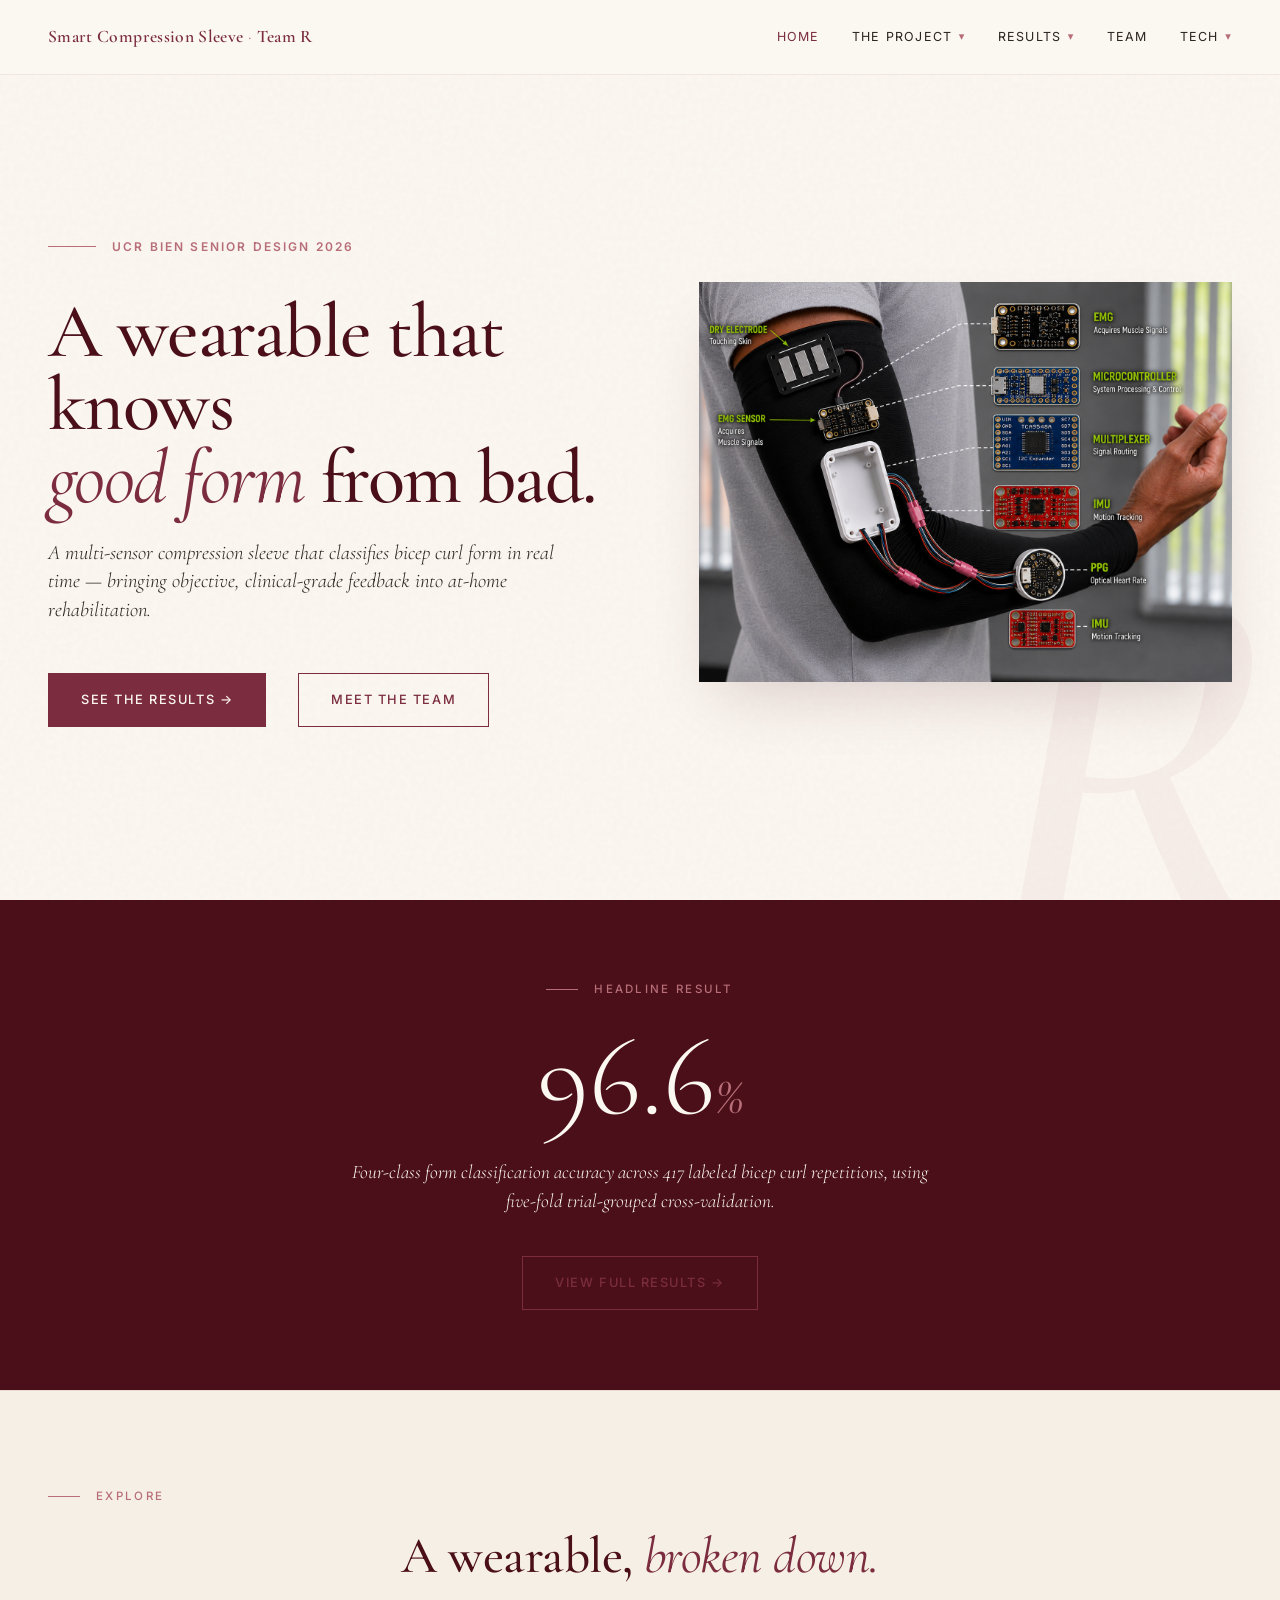
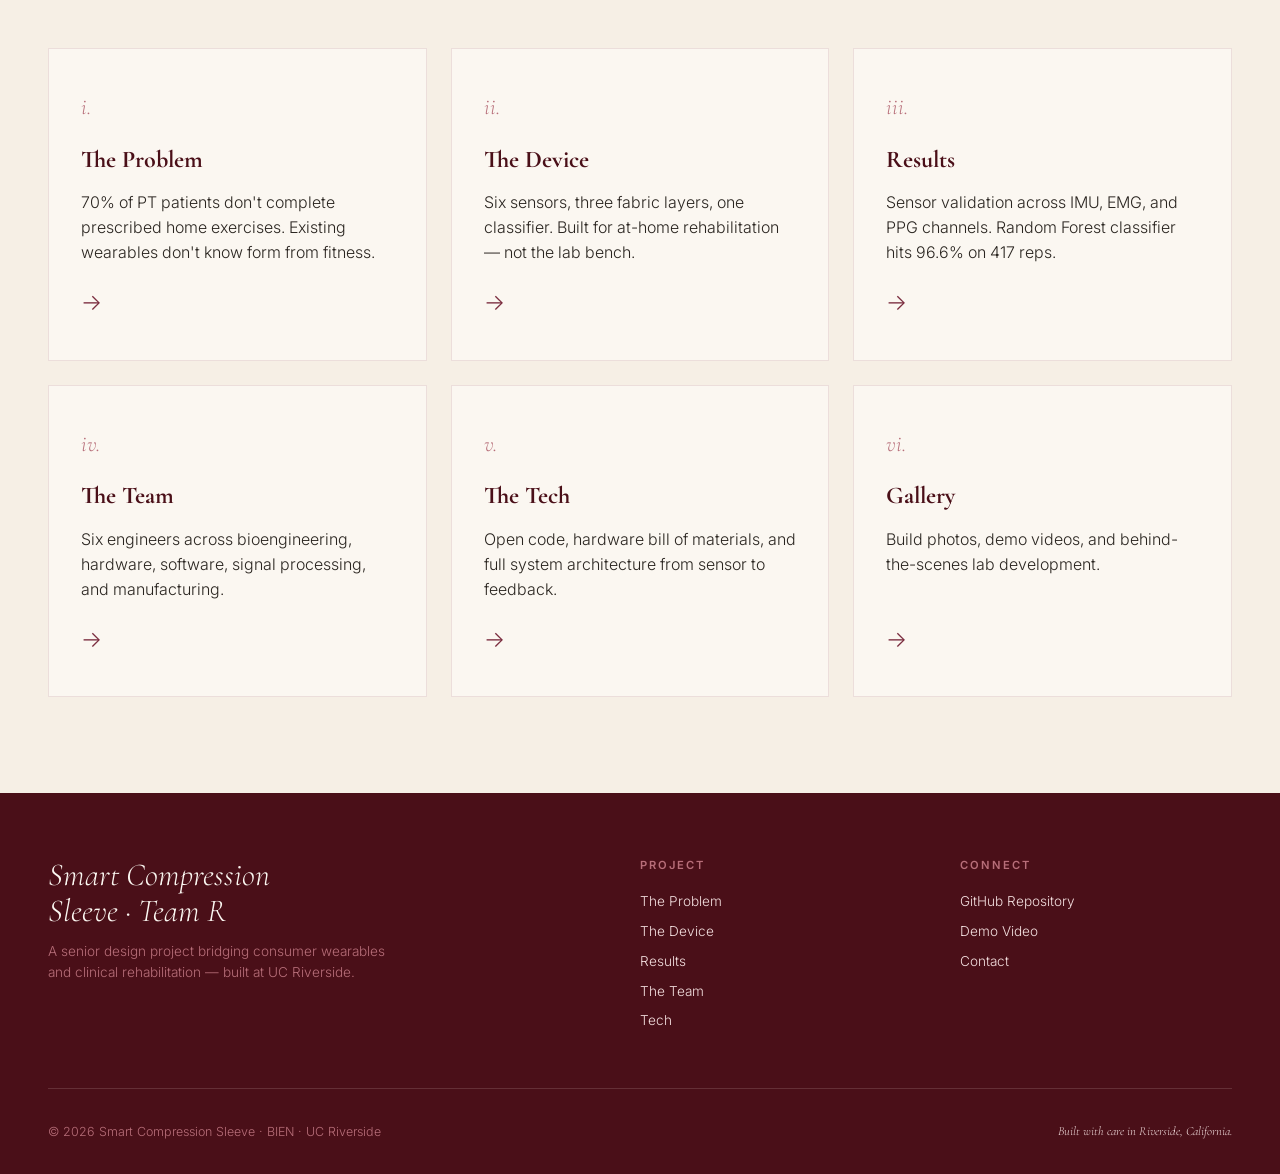
<file: index.html>
<!DOCTYPE html>
<html lang="en">
<head>
<meta charset="UTF-8" />
<meta name="viewport" content="width=device-width, initial-scale=1.0" />

<title>Smart Compression Sleeve — BIEN UCR</title>

<link rel="preconnect" href="https://fonts.googleapis.com">
<link rel="preconnect" href="https://fonts.gstatic.com" crossorigin>

<link href="https://fonts.googleapis.com/css2?family=Cormorant+Garamond:ital,wght@0,400;0,500;0,600;0,700;1,400;1,500&family=Inter:wght@300;400;500;600&display=swap" rel="stylesheet">

<link rel="stylesheet" href="styles.css">

<style>

/* ================= HERO ================= */

.hero {
  min-height: 100vh;
  padding: 9rem 3rem 5rem;
  display: grid;
  grid-template-columns: 1.1fr 1fr;
  gap: 4rem;
  align-items: center;
  position: relative;
}

.hero::after {
  content: 'R';
  position: absolute;
  bottom: -8rem;
  right: -3rem;
  font-family: var(--serif);
  font-size: 38rem;
  font-style: italic;
  font-weight: 500;
  color: var(--burgundy);
  opacity: 0.04;
  line-height: 0.8;
  pointer-events: none;
  z-index: 0;
}

.hero-text {
  position: relative;
  z-index: 2;
}

.hero-meta {
  display: flex;
  align-items: center;
  gap: 1rem;
  margin-bottom: 2.5rem;
  font-size: 0.75rem;
  letter-spacing: 0.18em;
  text-transform: uppercase;
  color: var(--rose);
  font-weight: 600;
}

.hero-meta::before {
  content: '';
  width: 3rem;
  height: 1px;
  background: var(--rose);
}

.hero h1 {
  font-family: var(--serif);
  font-size: clamp(2.8rem, 6vw, 5.5rem);
  font-weight: 500;
  line-height: 0.95;
  color: var(--burgundy-deep);
  margin-bottom: 1.5rem;
  letter-spacing: -0.02em;
}

.hero h1 em {
  font-style: italic;
  color: var(--burgundy);
  font-weight: 400;
}

.hero-tagline {
  font-family: var(--serif);
  font-size: clamp(1.1rem, 1.6vw, 1.5rem);
  font-style: italic;
  color: var(--charcoal);
  line-height: 1.4;
  max-width: 32rem;
  margin-bottom: 3rem;
}

.hero-buttons {
  display: flex;
  gap: 1rem;
  flex-wrap: wrap;
}

/* ================= FIXED IMAGE SECTION ================= */
.hero-image {
  position: relative;
  z-index: 2;
  background: transparent;
  border-radius: 0;
  overflow: visible;

  box-shadow:
    0 30px 60px -20px rgba(74, 15, 24, 0.18);
}

.hero-image img {
  width: 100%;
  height: auto;
  object-fit: contain;
  display: block;
}
/* ================= MOBILE ================= */

@media (max-width: 900px) {

  .hero {
    grid-template-columns: 1fr;
    padding-top: 7rem;
  }

  .hero::after {
    display: none;
  }

}

/* ================= PREVIEW ================= */

.preview {
  background: var(--cream-warm);
  border-top: 1px solid rgba(123, 45, 63, 0.1);
  padding: 6rem 3rem;
}

.preview-inner {
  max-width: 1200px;
  margin: 0 auto;
}

.preview-header {
  text-align: center;
  margin-bottom: 4rem;
}

.preview-grid {
  display: grid;
  grid-template-columns: repeat(auto-fit, minmax(280px, 1fr));
  gap: 1.5rem;
}

.preview-card {
  background: var(--cream);
  border: 1px solid rgba(123, 45, 63, 0.12);
  padding: 2.5rem 2rem;
  text-decoration: none;
  color: var(--charcoal);
  position: relative;
  transition: all 0.35s ease;
  display: flex;
  flex-direction: column;
  min-height: 240px;
}

.preview-card:hover {
  transform: translateY(-4px);
  border-color: var(--burgundy);
  box-shadow: 0 20px 40px -15px rgba(74, 15, 24, 0.18);
}

.preview-card .num {
  font-family: var(--serif);
  font-style: italic;
  font-size: 1.4rem;
  color: var(--rose);
  margin-bottom: 1rem;
}

.preview-card h3 {
  font-family: var(--serif);
  font-size: 1.5rem;
  color: var(--burgundy-deep);
  margin-bottom: 0.7rem;
}

.preview-card p {
  line-height: 1.55;
  flex: 1;
}

.preview-card .arrow {
  font-size: 1.4rem;
  color: var(--burgundy);
  margin-top: 1.2rem;
}

/* ================= STATS ================= */

.stats-banner {
  background: var(--burgundy-deep);
  color: var(--cream);
  padding: 5rem 3rem;
  text-align: center;
}

.stats-banner-headline {
  font-family: var(--serif);
  font-size: clamp(3.5rem, 9vw, 7rem);
  line-height: 1;
}

.stats-banner-headline em {
  font-style: italic;
  color: var(--rose);
  font-size: 0.5em;
}

.stats-banner p {
  font-family: var(--serif);
  font-style: italic;
  font-size: 1.2rem;
  max-width: 36rem;
  margin: 1.5rem auto 2.5rem;
  line-height: 1.5;
}

</style>
</head>

<body>

<!-- ================= NAV ================= -->

<nav class="site-nav">

  <a href="index.html" class="brand">
    Smart Compression Sleeve <span>·</span> Team R
  </a>

  <button class="hamburger" aria-label="Toggle menu">
    <span></span><span></span><span></span>
  </button>

  <ul class="nav-links">

    <li class="active"><a href="index.html">Home</a></li>

    <li class="has-dropdown">
      <a href="solution.html">The Project</a>

      <ul class="dropdown">
        <li>
          <a href="problem.html">
            The Problem
            <small>The unmet need</small>
          </a>
        </li>

        <li>
          <a href="solution.html">
            The Device
            <small>Sensors & form factor</small>
          </a>
        </li>

        <li>
          <a href="gallery.html">
            Gallery
            <small>Build photos & demos</small>
          </a>
        </li>
      </ul>
    </li>

    <li class="has-dropdown">
      <a href="results.html">Results</a>

      <ul class="dropdown">
        <li>
          <a href="results.html#validation">
            Sensor Validation
            <small>IMU, EMG, PPG traces</small>
          </a>
        </li>

        <li>
          <a href="results.html#classifier">
            Classifier
            <small>96.6% accuracy + matrix</small>
          </a>
        </li>
      </ul>
    </li>

    <li><a href="team.html">Team</a></li>

    <li class="has-dropdown">
      <a href="tech.html">Tech</a>

      <ul class="dropdown">
        <li>
          <a href="tech.html#code">
            Code & Repos
            <small>GitHub links</small>
          </a>
        </li>

        <li>
          <a href="tech.html#architecture">
            Architecture
            <small>System diagram</small>
          </a>
        </li>

        <li>
          <a href="tech.html#hardware">
            Hardware
            <small>Bill of materials</small>
          </a>
        </li>
      </ul>
    </li>

  </ul>
</nav>

<!-- ================= HERO ================= -->

<section class="hero">

  <div class="hero-text">

    <div class="hero-meta">
      UCR BIEN Senior Design 2026
    </div>

    <h1>
      A wearable that knows<br>
      <em>good form</em> from bad.
    </h1>

    <p class="hero-tagline">
      A multi-sensor compression sleeve that classifies bicep curl form in real time —
      bringing objective, clinical-grade feedback into at-home rehabilitation.
    </p>

    <div class="hero-buttons">

      <a href="results.html" class="btn-primary">
        See the results →
      </a>

      <a href="team.html" class="btn-secondary">
        Meet the team
      </a>

    </div>

  </div>

  <!-- ================= IMAGE ================= -->

  <div class="hero-image">

    <img
      src="fulll-image-device.png"
      alt="Smart Compression Sleeve Device"
    >

  </div>

</section>

<!-- ================= STATS ================= -->

<section class="stats-banner">

  <div class="section-label" style="justify-content:center; color: var(--rose);">
    Headline Result
  </div>

  <div class="stats-banner-headline">
    96.6<em>%</em>
  </div>

  <p>
    Four-class form classification accuracy across 417 labeled bicep curl repetitions,
    using five-fold trial-grouped cross-validation.
  </p>

  <a href="results.html" class="btn-secondary">
    View full results →
  </a>

</section>

<!-- ================= PREVIEW ================= -->

<section class="preview">

  <div class="preview-inner">

    <div class="preview-header">

      <div class="section-label">
        Explore
      </div>

      <h2 class="section-title">
        A wearable, <em>broken down.</em>
      </h2>

    </div>

    <div class="preview-grid">

      <a href="problem.html" class="preview-card">
        <div class="num">i.</div>
        <h3>The Problem</h3>
        <p>
          70% of PT patients don't complete prescribed home exercises.
          Existing wearables don't know form from fitness.
        </p>
        <div class="arrow">→</div>
      </a>

      <a href="solution.html" class="preview-card">
        <div class="num">ii.</div>
        <h3>The Device</h3>
        <p>
          Six sensors, three fabric layers, one classifier.
          Built for at-home rehabilitation — not the lab bench.
        </p>
        <div class="arrow">→</div>
      </a>

      <a href="results.html" class="preview-card">
        <div class="num">iii.</div>
        <h3>Results</h3>
        <p>
          Sensor validation across IMU, EMG, and PPG channels.
          Random Forest classifier hits 96.6% on 417 reps.
        </p>
        <div class="arrow">→</div>
      </a>

      <a href="team.html" class="preview-card">
        <div class="num">iv.</div>
        <h3>The Team</h3>
        <p>
          Six engineers across bioengineering, hardware,
          software, signal processing, and manufacturing.
        </p>
        <div class="arrow">→</div>
      </a>

      <a href="tech.html" class="preview-card">
        <div class="num">v.</div>
        <h3>The Tech</h3>
        <p>
          Open code, hardware bill of materials,
          and full system architecture from sensor to feedback.
        </p>
        <div class="arrow">→</div>
      </a>

      <a href="gallery.html" class="preview-card">
        <div class="num">vi.</div>
        <h3>Gallery</h3>
        <p>
          Build photos, demo videos,
          and behind-the-scenes lab development.
        </p>
        <div class="arrow">→</div>
      </a>

    </div>

  </div>

</section>

<!-- ================= FOOTER ================= -->

<footer>

  <div class="footer-content">

    <div>

      <div class="footer-brand">
        Smart Compression<br>
        Sleeve · Team R
      </div>

      <p class="footer-tagline">
        A senior design project bridging consumer wearables
        and clinical rehabilitation — built at UC Riverside.
      </p>

    </div>

    <div>

      <h5>Project</h5>

      <ul>
        <li><a href="problem.html">The Problem</a></li>
        <li><a href="solution.html">The Device</a></li>
        <li><a href="results.html">Results</a></li>
        <li><a href="team.html">The Team</a></li>
        <li><a href="tech.html">Tech</a></li>
      </ul>

    </div>

    <div>

      <h5>Connect</h5>

      <ul>

        <li>
          <a href="https://github.com/smartcompressionsleeve/smart-compression-sleeve" target="_blank">
            GitHub Repository
          </a>
        </li>

        <li><a href="#">Demo Video</a></li>

        <li><a href="#">Contact</a></li>

      </ul>

    </div>

  </div>

  <div class="footer-bottom">
    <div>© 2026 Smart Compression Sleeve · BIEN · UC Riverside</div>
    <div><em>Built with care in Riverside, California.</em></div>
  </div>

</footer>

<script src="nav.js"></script>

</body>
</html>
</file>
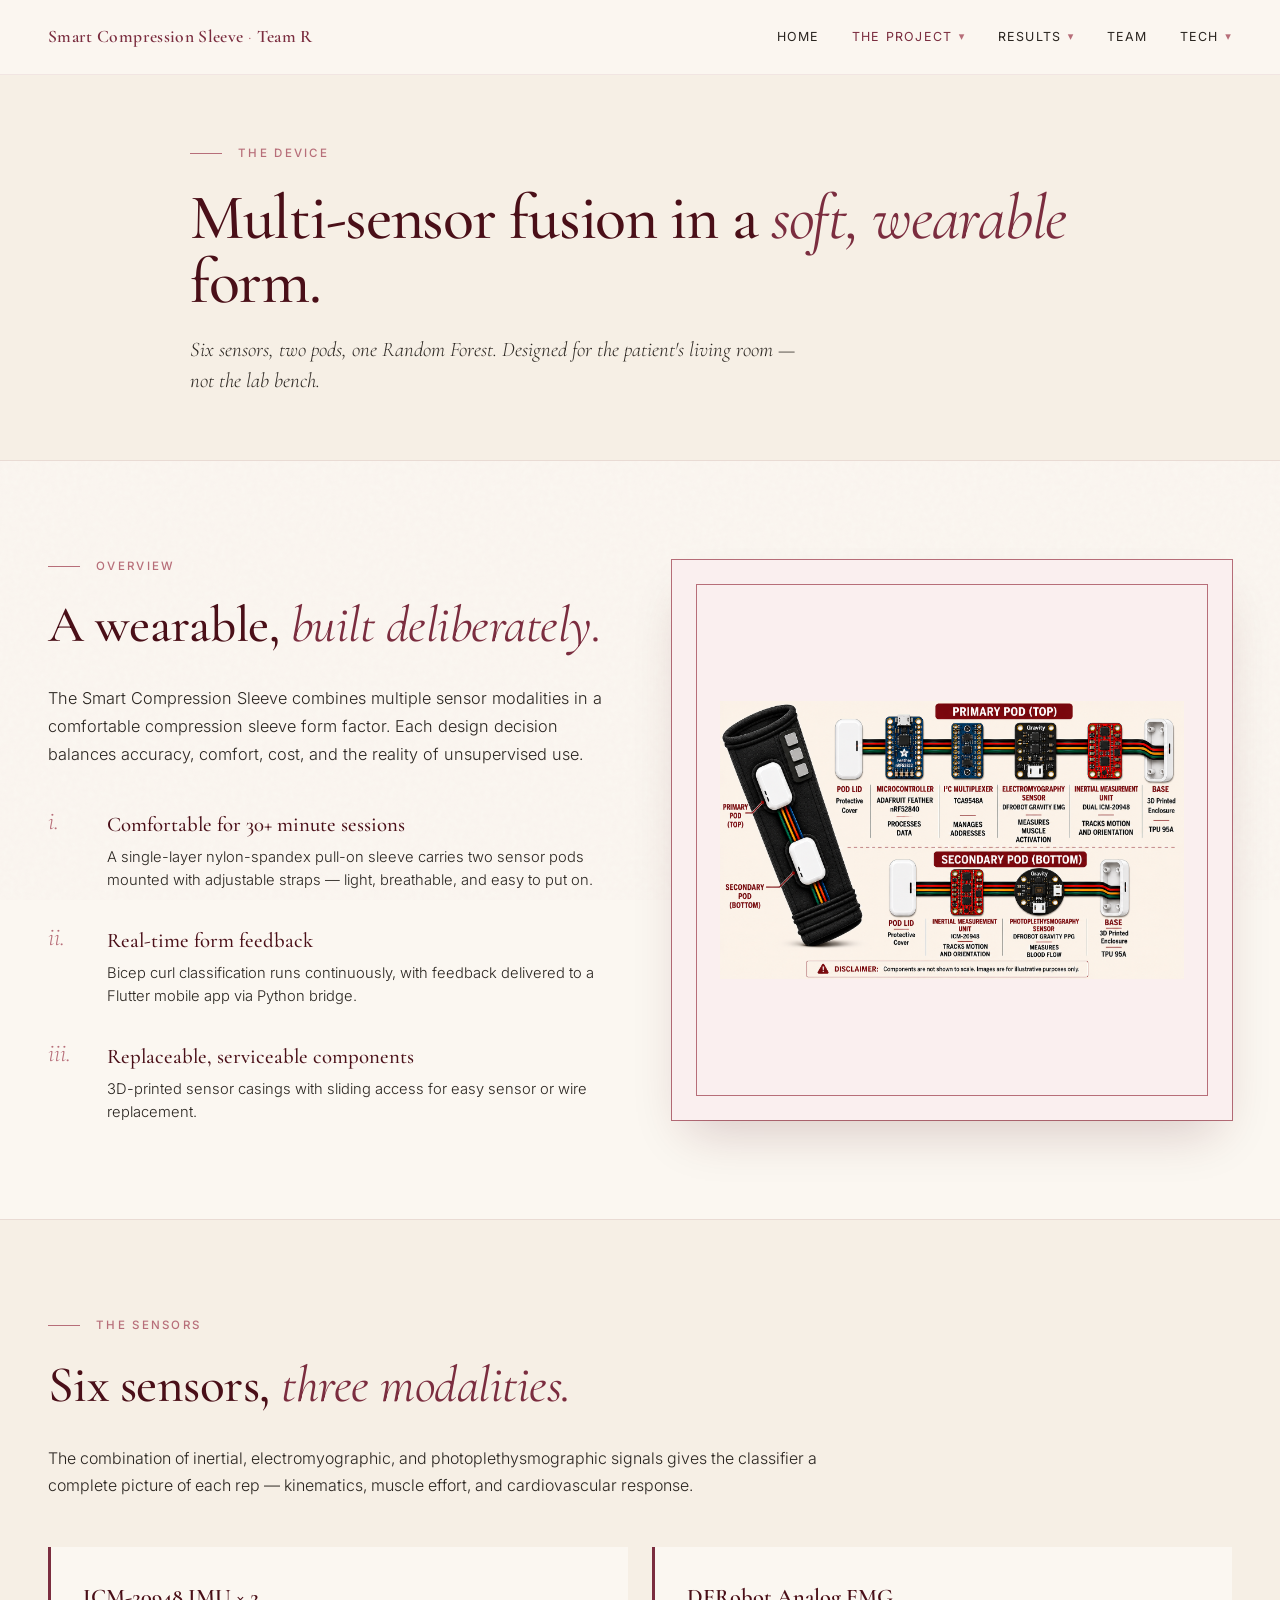
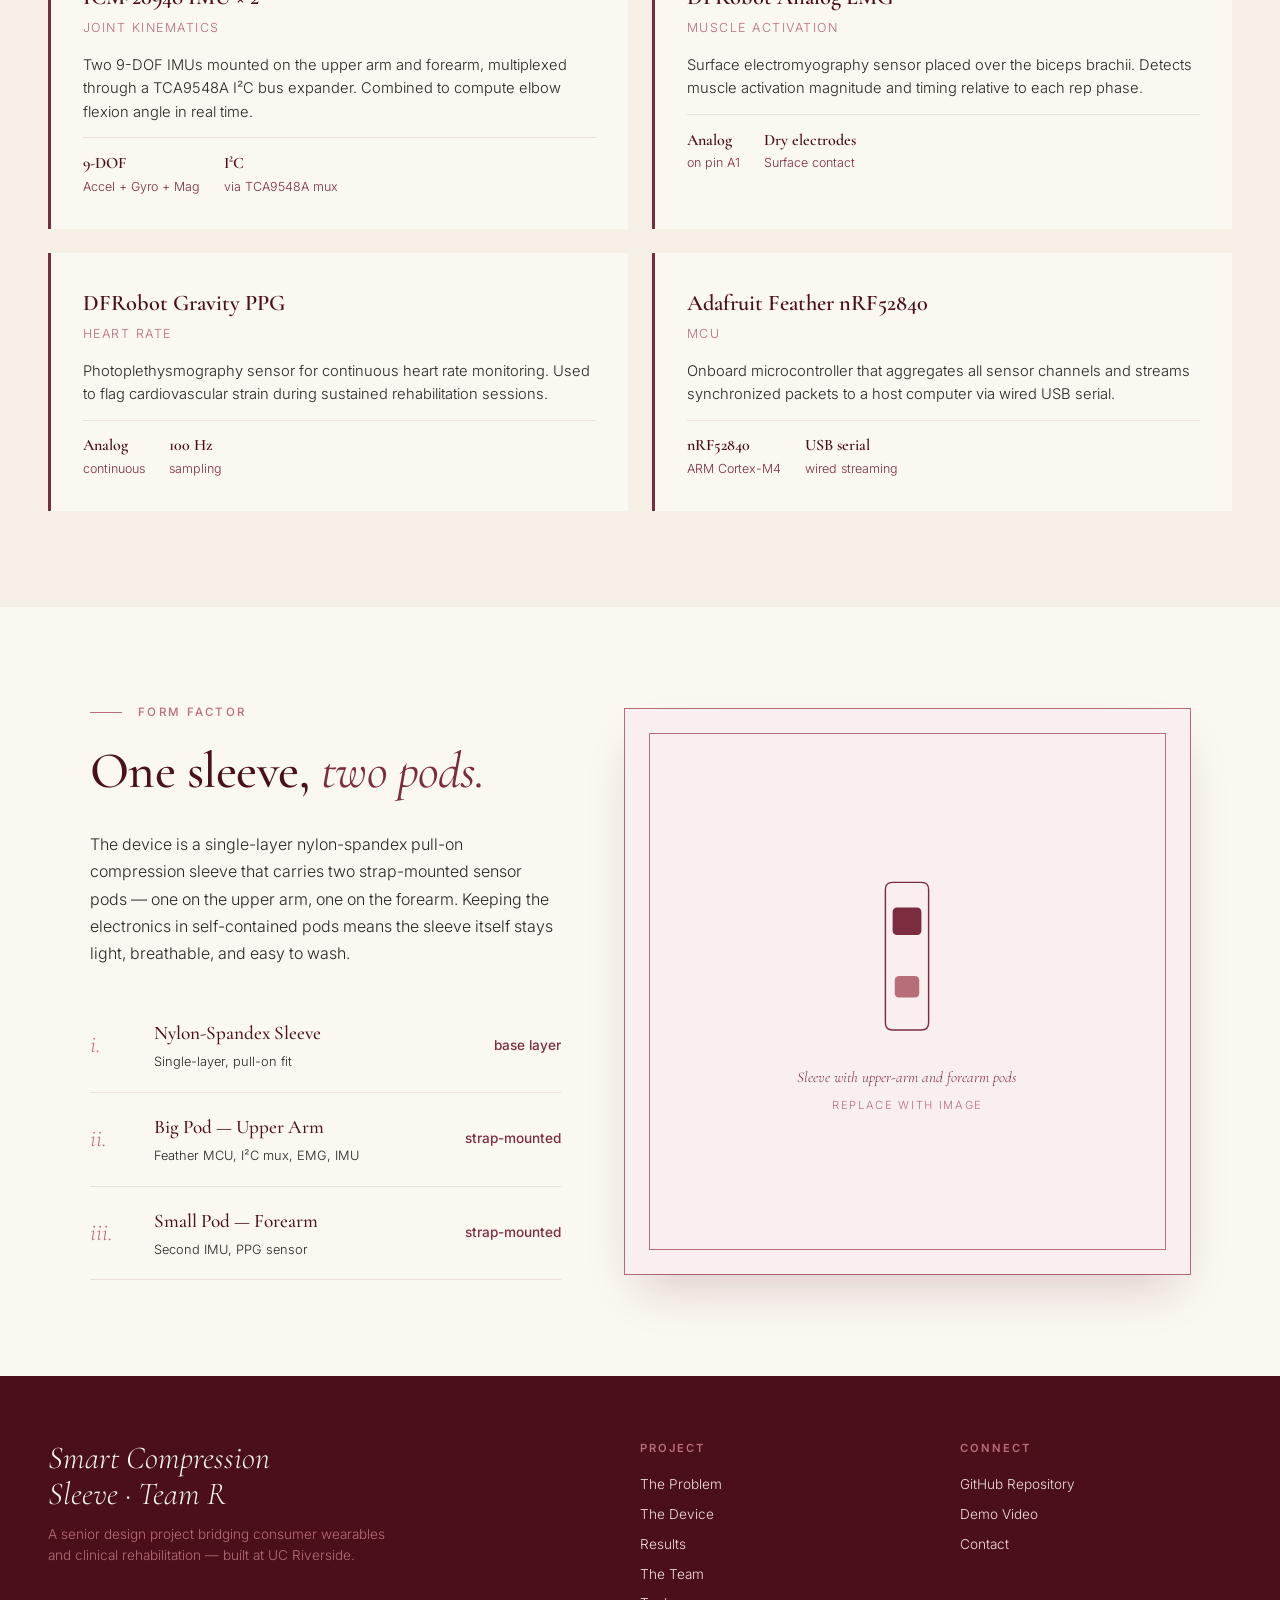
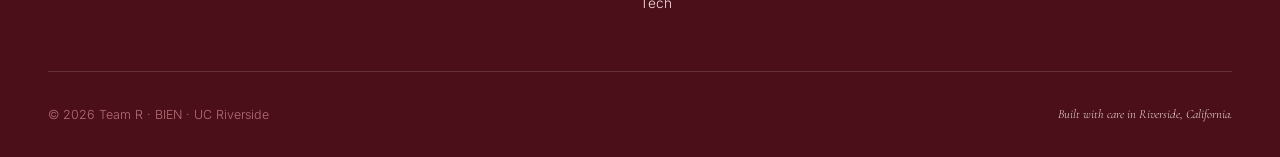
<file: results.html>
<!DOCTYPE html>
<html lang="en">
<head>
<meta charset="UTF-8" />
<meta name="viewport" content="width=device-width, initial-scale=1.0" />
<title>The Device — Smart Compression Sleeve</title>
<link rel="preconnect" href="https://fonts.googleapis.com">
<link rel="preconnect" href="https://fonts.gstatic.com" crossorigin>
<link href="https://fonts.googleapis.com/css2?family=Cormorant+Garamond:ital,wght@0,400;0,500;0,600;0,700;1,400;1,500&family=Inter:wght@300;400;500;600&display=swap" rel="stylesheet">
<link rel="stylesheet" href="styles.css">

<style>
  .device-overview {
    max-width: 1200px;
    margin: 0 auto;
    display: grid;
    grid-template-columns: 1fr 1fr;
    gap: 4rem;
    align-items: center;
  }

  .device-image {
    aspect-ratio: 1/1;
    background: var(--blush-soft);
    display: flex;
    align-items: center;
    justify-content: center;
    padding: 3rem;
    box-shadow:
      0 25px 50px -15px rgba(74, 15, 24, 0.2),
      0 0 0 1px var(--rose);
    position: relative;
    overflow: hidden;
  }

  .device-image::before {
    content: '';
    position: absolute;
    inset: 1.5rem;
    border: 1px solid var(--rose);
    pointer-events: none;
    z-index: 3;
  }

  .device-image img {
    width: 100%;
    height: 100%;
    object-fit: contain;
    display: block;
    position: relative;
    z-index: 2;
  }

  .device-image-placeholder {
    text-align: center;
    color: var(--burgundy);
  }

  .device-image-placeholder p {
    font-family: var(--serif);
    font-style: italic;
    margin-top: 1rem;
    font-size: 0.95rem;
  }

  .device-image-placeholder small {
    display: block;
    font-size: 0.7rem;
    color: var(--rose);
    text-transform: uppercase;
    letter-spacing: 0.15em;
    margin-top: 0.5rem;
  }

  .feature-list {
    display: flex;
    flex-direction: column;
    gap: 2rem;
    margin-top: 2.5rem;
  }

  .feature {
    display: grid;
    grid-template-columns: auto 1fr;
    gap: 1.2rem;
    align-items: start;
  }

  .feature-number {
    font-family: var(--serif);
    font-style: italic;
    font-size: 1.6rem;
    color: var(--rose);
    line-height: 1;
    min-width: 2.5rem;
  }

  .feature-content h4 {
    font-family: var(--serif);
    font-size: 1.3rem;
    font-weight: 500;
    color: var(--burgundy-deep);
    margin-bottom: 0.3rem;
  }

  .feature-content p {
    font-size: 0.92rem;
    color: var(--charcoal);
    line-height: 1.55;
  }

  .sensors {
    background: var(--cream-warm);
    border-top: 1px solid rgba(123, 45, 63, 0.1);
  }

  .sensor-grid {
    max-width: 1200px;
    margin: 3rem auto 0;
    display: grid;
    grid-template-columns: repeat(2, 1fr);
    gap: 1.5rem;
  }

  .sensor-card {
    background: var(--cream);
    padding: 2rem;
    border-left: 3px solid var(--burgundy);
  }

  .sensor-card h4 {
    font-family: var(--serif);
    font-size: 1.4rem;
    font-weight: 600;
    color: var(--burgundy-deep);
    margin-bottom: 0.2rem;
  }

  .sensor-card .role {
    font-size: 0.78rem;
    letter-spacing: 0.12em;
    text-transform: uppercase;
    color: var(--rose);
    margin-bottom: 1rem;
  }

  .sensor-card p {
    font-size: 0.92rem;
    color: var(--charcoal);
    line-height: 1.6;
    margin-bottom: 0.8rem;
  }

  .sensor-card .specs {
    display: flex;
    gap: 1.5rem;
    flex-wrap: wrap;
    padding-top: 0.8rem;
    border-top: 1px solid rgba(123, 45, 63, 0.12);
  }

  .sensor-card .spec {
    font-size: 0.78rem;
    color: var(--burgundy);
  }

  .sensor-card .spec strong {
    display: block;
    font-family: var(--serif);
    font-weight: 600;
    color: var(--burgundy-deep);
    font-size: 1rem;
  }

  .layers {
    background: var(--cream);
  }

  .layers-container {
    max-width: 1100px;
    margin: 0 auto;
    display: grid;
    grid-template-columns: 1fr 1.2fr;
    gap: 4rem;
    align-items: center;
  }

  .layer-list {
    margin-top: 2rem;
  }

  .layer-item {
    padding: 1.2rem 0;
    border-bottom: 1px solid rgba(123, 45, 63, 0.12);
    display: grid;
    grid-template-columns: 3rem 1fr auto;
    align-items: center;
    gap: 1rem;
  }

  .layer-num {
    font-family: var(--serif);
    font-style: italic;
    font-size: 1.5rem;
    color: var(--rose);
  }

  .layer-name {
    font-family: var(--serif);
    font-size: 1.2rem;
    font-weight: 500;
    color: var(--burgundy-deep);
  }

  .layer-name small {
    display: block;
    font-family: var(--sans);
    font-size: 0.8rem;
    color: var(--charcoal);
    margin-top: 0.2rem;
    font-weight: 300;
  }

  .layer-thickness {
    font-size: 0.85rem;
    color: var(--burgundy);
    font-weight: 500;
    text-align: right;
  }

  @media (max-width: 900px) {
    .device-overview {
      grid-template-columns: 1fr;
      gap: 3rem;
    }

    .sensor-grid {
      grid-template-columns: 1fr;
    }

    .layers-container {
      grid-template-columns: 1fr;
      gap: 3rem;
    }
  }
</style>
</head>

<body>

<nav class="site-nav">
  <a href="index.html" class="brand">Smart Compression Sleeve <span>·</span> Team R</a>
  <button class="hamburger" aria-label="Toggle menu"><span></span><span></span><span></span></button>
  <ul class="nav-links">
    <li><a href="index.html">Home</a></li>

    <li class="has-dropdown active">
      <a href="solution.html">The Project</a>
      <ul class="dropdown">
        <li><a href="problem.html">The Problem<small>The unmet need</small></a></li>
        <li><a href="solution.html">The Device<small>Sensors & form factor</small></a></li>
        <li><a href="gallery.html">Gallery<small>Build photos & demos</small></a></li>
      </ul>
    </li>

    <li class="has-dropdown">
      <a href="results.html">Results</a>
      <ul class="dropdown">
        <li><a href="results.html#validation">Sensor Validation<small>IMU, EMG, PPG traces</small></a></li>
        <li><a href="results.html#classifier">Classifier<small>96.6% accuracy + matrix</small></a></li>
      </ul>
    </li>

    <li><a href="team.html">Team</a></li>

    <li class="has-dropdown">
      <a href="tech.html">Tech</a>
      <ul class="dropdown">
        <li><a href="tech.html#code">Code & Repos<small>GitHub links</small></a></li>
        <li><a href="tech.html#architecture">Architecture<small>System diagram</small></a></li>
        <li><a href="tech.html#hardware">Hardware<small>Bill of materials</small></a></li>
      </ul>
    </li>
  </ul>
</nav>

<section class="page-hero">
  <div class="page-hero-inner">
    <div class="section-label">The Device</div>
    <h1 class="fade-up">Multi-sensor fusion in a <em>soft, wearable</em> form.</h1>
    <p class="fade-up" style="animation-delay: 0.15s;">
      Six sensors, two pods, one Random Forest. Designed for the
      patient's living room — not the lab bench.
    </p>
  </div>
</section>

<section>
  <div class="device-overview">
    <div>
      <div class="section-label">Overview</div>
      <h2 class="section-title">A wearable, <em>built deliberately.</em></h2>
      <p style="font-size: 1.02rem; line-height: 1.7; color: var(--charcoal);">
        The Smart Compression Sleeve combines multiple sensor modalities in a comfortable
        compression sleeve form factor. Each design decision balances accuracy, comfort,
        cost, and the reality of unsupervised use.
      </p>

      <div class="feature-list">
        <div class="feature">
          <div class="feature-number">i.</div>
          <div class="feature-content">
            <h4>Comfortable for 30+ minute sessions</h4>
            <p>A single-layer nylon-spandex pull-on sleeve carries two sensor pods mounted with adjustable straps — light, breathable, and easy to put on.</p>
          </div>
        </div>

        <div class="feature">
          <div class="feature-number">ii.</div>
          <div class="feature-content">
            <h4>Real-time form feedback</h4>
            <p>Bicep curl classification runs continuously, with feedback delivered to a Flutter mobile app via Python bridge.</p>
          </div>
        </div>

        <div class="feature">
          <div class="feature-number">iii.</div>
          <div class="feature-content">
            <h4>Replaceable, serviceable components</h4>
            <p>3D-printed sensor casings with sliding access for easy sensor or wire replacement.</p>
          </div>
        </div>
      </div>
    </div>

    <div class="device-image">
      <img src="./exploding%20image.png" alt="Exploded view of the smart compression sleeve">
    </div>
  </div>
</section>

<section class="sensors">
  <div style="max-width: 1200px; margin: 0 auto;">
    <div class="section-label">The Sensors</div>
    <h2 class="section-title">Six sensors, <em>three modalities.</em></h2>
    <p style="font-size: 1rem; max-width: 50rem; line-height: 1.7; color: var(--charcoal);">
      The combination of inertial, electromyographic, and photoplethysmographic signals
      gives the classifier a complete picture of each rep — kinematics, muscle effort,
      and cardiovascular response.
    </p>

    <div class="sensor-grid">
      <div class="sensor-card">
        <h4>ICM-20948 IMU × 2</h4>
        <div class="role">Joint Kinematics</div>
        <p>
          Two 9-DOF IMUs mounted on the upper arm and forearm, multiplexed through a
          TCA9548A I²C bus expander. Combined to compute elbow flexion angle in real time.
        </p>
        <div class="specs">
          <div class="spec"><strong>9-DOF</strong>Accel + Gyro + Mag</div>
          <div class="spec"><strong>I²C</strong>via TCA9548A mux</div>
        </div>
      </div>

      <div class="sensor-card">
        <h4>DFRobot Analog EMG</h4>
        <div class="role">Muscle Activation</div>
        <p>
          Surface electromyography sensor placed over the biceps brachii. Detects muscle
          activation magnitude and timing relative to each rep phase.
        </p>
        <div class="specs">
          <div class="spec"><strong>Analog</strong>on pin A1</div>
          <div class="spec"><strong>Dry electrodes</strong>Surface contact</div>
        </div>
      </div>

      <div class="sensor-card">
        <h4>DFRobot Gravity PPG</h4>
        <div class="role">Heart Rate</div>
        <p>
          Photoplethysmography sensor for continuous heart rate monitoring. Used to flag
          cardiovascular strain during sustained rehabilitation sessions.
        </p>
        <div class="specs">
          <div class="spec"><strong>Analog</strong>continuous</div>
          <div class="spec"><strong>100 Hz</strong>sampling</div>
        </div>
      </div>

      <div class="sensor-card">
        <h4>Adafruit Feather nRF52840</h4>
        <div class="role">MCU</div>
        <p>
          Onboard microcontroller that aggregates all sensor channels and streams
          synchronized packets to a host computer via wired USB serial.
        </p>
        <div class="specs">
          <div class="spec"><strong>nRF52840</strong>ARM Cortex-M4</div>
          <div class="spec"><strong>USB serial</strong>wired streaming</div>
        </div>
      </div>
    </div>
  </div>
</section>

<section class="layers">
  <div class="layers-container">
    <div>
      <div class="section-label">Form Factor</div>
      <h2 class="section-title">One sleeve, <em>two pods.</em></h2>
      <p style="font-size: 1rem; line-height: 1.7; color: var(--charcoal);">
        The device is a single-layer nylon-spandex pull-on compression sleeve that carries
        two strap-mounted sensor pods — one on the upper arm, one on the forearm. Keeping
        the electronics in self-contained pods means the sleeve itself stays light,
        breathable, and easy to wash.
      </p>

      <div class="layer-list">
        <div class="layer-item">
          <div class="layer-num">i.</div>
          <div class="layer-name">Nylon-Spandex Sleeve<small>Single-layer, pull-on fit</small></div>
          <div class="layer-thickness">base layer</div>
        </div>

        <div class="layer-item">
          <div class="layer-num">ii.</div>
          <div class="layer-name">Big Pod — Upper Arm<small>Feather MCU, I²C mux, EMG, IMU</small></div>
          <div class="layer-thickness">strap-mounted</div>
        </div>

        <div class="layer-item">
          <div class="layer-num">iii.</div>
          <div class="layer-name">Small Pod — Forearm<small>Second IMU, PPG sensor</small></div>
          <div class="layer-thickness">strap-mounted</div>
        </div>
      </div>
    </div>

    <div class="device-image">
      <div class="device-image-placeholder">
        <svg viewBox="0 0 200 240" fill="none" style="width: 60%; max-width: 240px;">
          <path d="M70 30 Q70 20 80 20 L120 20 Q130 20 130 30 L130 215 Q130 225 120 225 L80 225 Q70 225 70 215 Z" stroke="#7B2D3F" stroke-width="2" fill="#FAEFEF"/>
          <rect x="80" y="55" width="40" height="38" rx="6" fill="#7B2D3F"/>
          <rect x="83" y="150" width="34" height="30" rx="6" fill="#B76E79"/>
        </svg>
        <p>Sleeve with upper-arm and forearm pods</p>
        <small>Replace with image</small>
      </div>
    </div>
  </div>
</section>

<footer>
  <div class="footer-content">
    <div>
      <div class="footer-brand">Smart Compression<br>Sleeve · Team R</div>
      <p class="footer-tagline">A senior design project bridging consumer wearables and clinical rehabilitation — built at UC Riverside.</p>
    </div>

    <div>
      <h5>Project</h5>
      <ul>
        <li><a href="problem.html">The Problem</a></li>
        <li><a href="solution.html">The Device</a></li>
        <li><a href="results.html">Results</a></li>
        <li><a href="team.html">The Team</a></li>
        <li><a href="tech.html">Tech</a></li>
      </ul>
    </div>

    <div>
      <h5>Connect</h5>
      <ul>
        <li><a href="https://github.com/smartcompressionsleeve/smart-compression-sleeve" target="_blank" rel="noopener noreferrer">GitHub Repository</a></li>
        <li><a href="#">Demo Video</a></li>
        <li><a href="#">Contact</a></li>
      </ul>
    </div>
  </div>

  <div class="footer-bottom">
    <div>© 2026 Team R · BIEN · UC Riverside</div>
    <div><em>Built with care in Riverside, California.</em></div>
  </div>
</footer>

<script src="nav.js"></script>
</body>
</html>
</file>
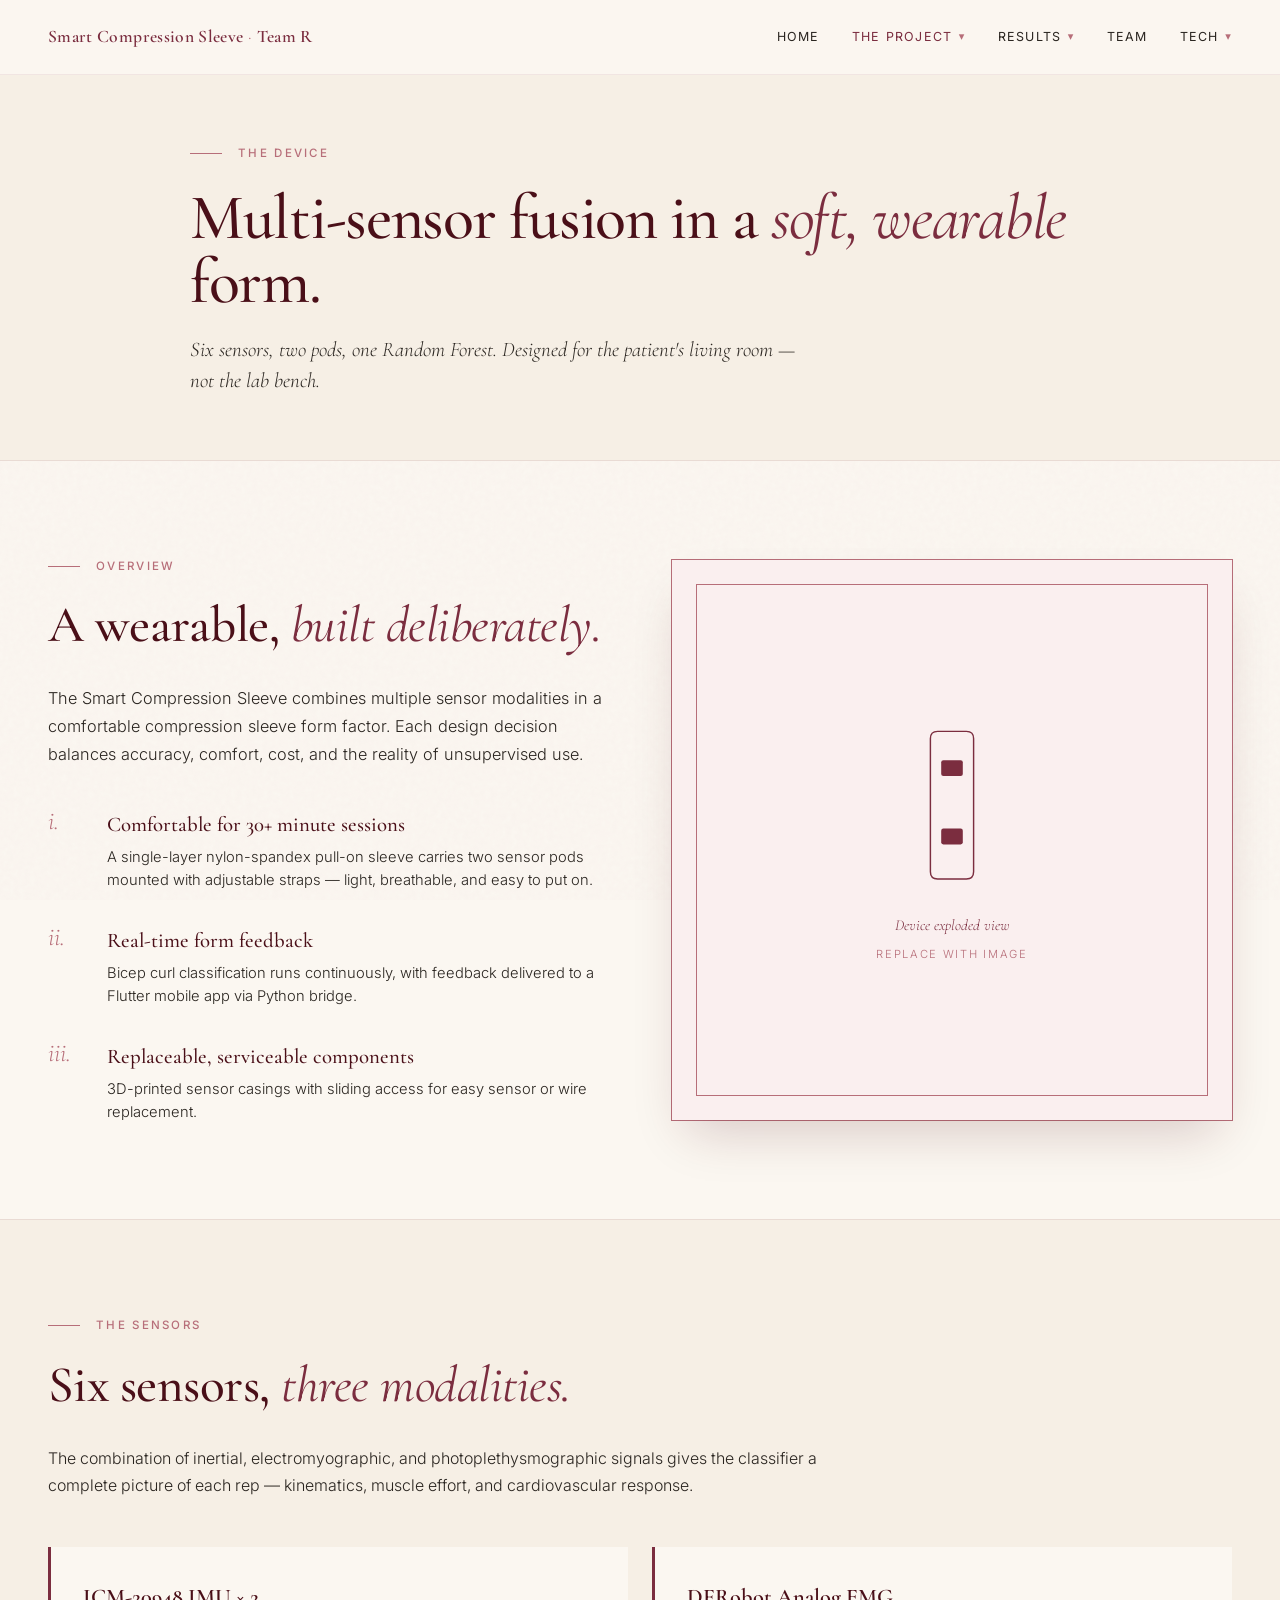
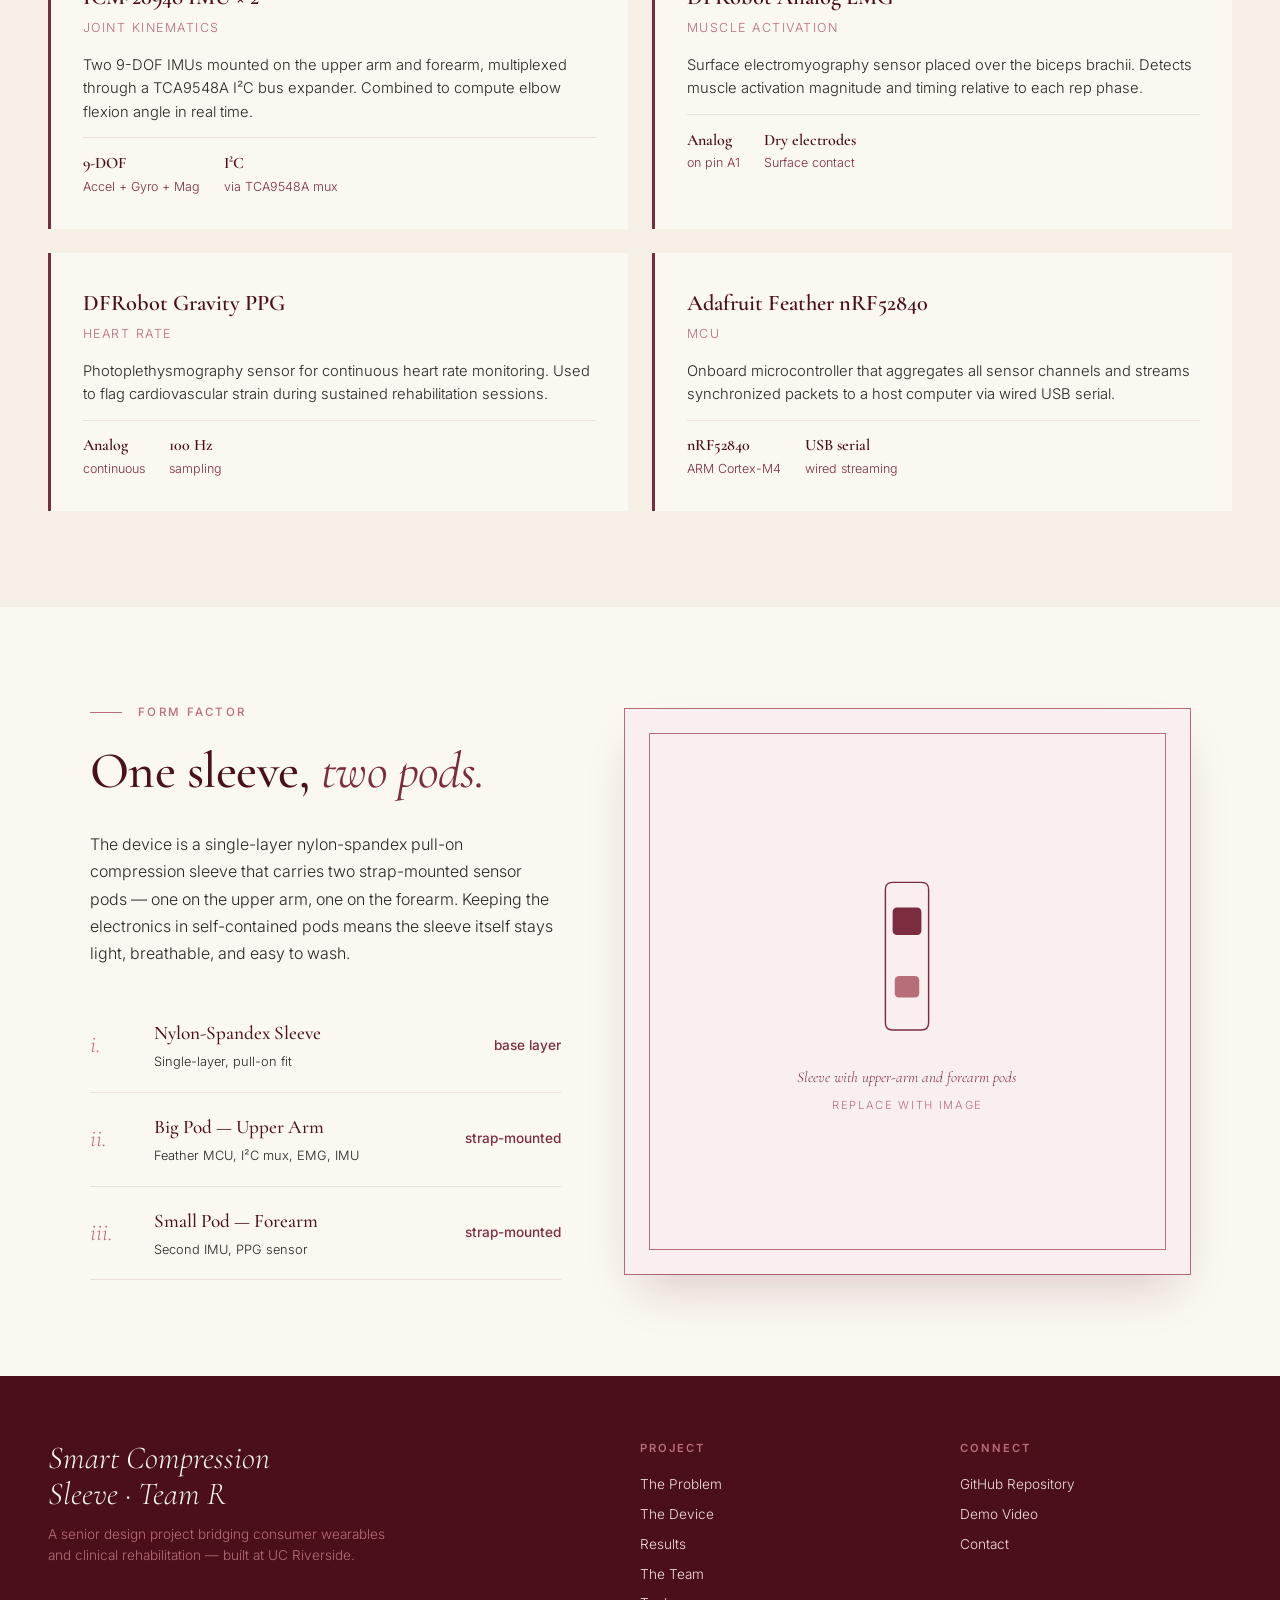
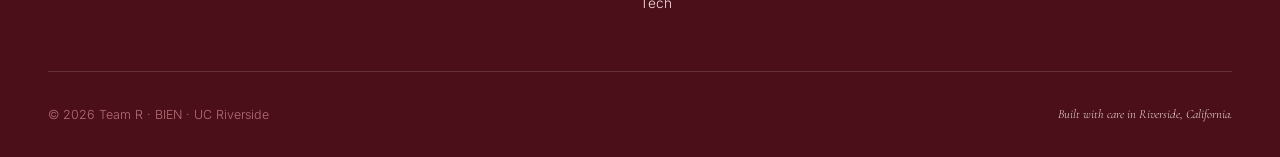
<file: solution.html>
<!DOCTYPE html>
<html lang="en">
<head>
<meta charset="UTF-8" />
<meta name="viewport" content="width=device-width, initial-scale=1.0" />
<title>The Device — Smart Compression Sleeve</title>
<link rel="preconnect" href="https://fonts.googleapis.com">
<link rel="preconnect" href="https://fonts.gstatic.com" crossorigin>
<link href="https://fonts.googleapis.com/css2?family=Cormorant+Garamond:ital,wght@0,400;0,500;0,600;0,700;1,400;1,500&family=Inter:wght@300;400;500;600&display=swap" rel="stylesheet">
<link rel="stylesheet" href="styles.css">
<style>
  .device-overview {
    max-width: 1200px;
    margin: 0 auto;
    display: grid;
    grid-template-columns: 1fr 1fr;
    gap: 4rem;
    align-items: center;
  }

  .device-image {
    aspect-ratio: 1/1;
    background: var(--blush-soft);
    display: flex;
    align-items: center;
    justify-content: center;
    padding: 3rem;
    box-shadow:
      0 25px 50px -15px rgba(74, 15, 24, 0.2),
      0 0 0 1px var(--rose);
    position: relative;
  }

  .device-image::before {
    content: '';
    position: absolute;
    inset: 1.5rem;
    border: 1px solid var(--rose);
    pointer-events: none;
  }

  .device-image-placeholder {
    text-align: center;
    color: var(--burgundy);
  }

  .device-image-placeholder p {
    font-family: var(--serif);
    font-style: italic;
    margin-top: 1rem;
    font-size: 0.95rem;
  }

  .device-image-placeholder small {
    display: block;
    font-size: 0.7rem;
    color: var(--rose);
    text-transform: uppercase;
    letter-spacing: 0.15em;
    margin-top: 0.5rem;
  }

  .feature-list {
    display: flex;
    flex-direction: column;
    gap: 2rem;
    margin-top: 2.5rem;
  }

  .feature {
    display: grid;
    grid-template-columns: auto 1fr;
    gap: 1.2rem;
    align-items: start;
  }

  .feature-number {
    font-family: var(--serif);
    font-style: italic;
    font-size: 1.6rem;
    color: var(--rose);
    line-height: 1;
    min-width: 2.5rem;
  }

  .feature-content h4 {
    font-family: var(--serif);
    font-size: 1.3rem;
    font-weight: 500;
    color: var(--burgundy-deep);
    margin-bottom: 0.3rem;
  }

  .feature-content p {
    font-size: 0.92rem;
    color: var(--charcoal);
    line-height: 1.55;
  }

  /* Sensors detailed grid */
  .sensors {
    background: var(--cream-warm);
    border-top: 1px solid rgba(123, 45, 63, 0.1);
  }

  .sensor-grid {
    max-width: 1200px;
    margin: 3rem auto 0;
    display: grid;
    grid-template-columns: repeat(2, 1fr);
    gap: 1.5rem;
  }

  .sensor-card {
    background: var(--cream);
    padding: 2rem;
    border-left: 3px solid var(--burgundy);
  }

  .sensor-card h4 {
    font-family: var(--serif);
    font-size: 1.4rem;
    font-weight: 600;
    color: var(--burgundy-deep);
    margin-bottom: 0.2rem;
  }

  .sensor-card .role {
    font-size: 0.78rem;
    letter-spacing: 0.12em;
    text-transform: uppercase;
    color: var(--rose);
    margin-bottom: 1rem;
  }

  .sensor-card p {
    font-size: 0.92rem;
    color: var(--charcoal);
    line-height: 1.6;
    margin-bottom: 0.8rem;
  }

  .sensor-card .specs {
    display: flex;
    gap: 1.5rem;
    flex-wrap: wrap;
    padding-top: 0.8rem;
    border-top: 1px solid rgba(123, 45, 63, 0.12);
  }

  .sensor-card .spec {
    font-size: 0.78rem;
    color: var(--burgundy);
  }

  .sensor-card .spec strong {
    display: block;
    font-family: var(--serif);
    font-weight: 600;
    color: var(--burgundy-deep);
    font-size: 1rem;
  }

  /* Form factor / pods */
  .layers {
    background: var(--cream);
  }

  .layers-container {
    max-width: 1100px;
    margin: 0 auto;
    display: grid;
    grid-template-columns: 1fr 1.2fr;
    gap: 4rem;
    align-items: center;
  }

  .layer-list {
    margin-top: 2rem;
  }

  .layer-item {
    padding: 1.2rem 0;
    border-bottom: 1px solid rgba(123, 45, 63, 0.12);
    display: grid;
    grid-template-columns: 3rem 1fr auto;
    align-items: center;
    gap: 1rem;
  }

  .layer-num {
    font-family: var(--serif);
    font-style: italic;
    font-size: 1.5rem;
    color: var(--rose);
  }

  .layer-name {
    font-family: var(--serif);
    font-size: 1.2rem;
    font-weight: 500;
    color: var(--burgundy-deep);
  }

  .layer-name small {
    display: block;
    font-family: var(--sans);
    font-size: 0.8rem;
    color: var(--charcoal);
    margin-top: 0.2rem;
    font-weight: 300;
  }

  .layer-thickness {
    font-size: 0.85rem;
    color: var(--burgundy);
    font-weight: 500;
    text-align: right;
  }

  @media (max-width: 900px) {
    .device-overview { grid-template-columns: 1fr; gap: 3rem; }
    .sensor-grid { grid-template-columns: 1fr; }
    .layers-container { grid-template-columns: 1fr; gap: 3rem; }
  }
</style>
</head>
<body>

<nav class="site-nav">
  <a href="index.html" class="brand">Smart Compression Sleeve <span>·</span> Team R</a>
  <button class="hamburger" aria-label="Toggle menu"><span></span><span></span><span></span></button>
  <ul class="nav-links">
    <li><a href="index.html">Home</a></li>
    <li class="has-dropdown active">
      <a href="solution.html">The Project</a>
      <ul class="dropdown">
        <li><a href="problem.html">The Problem<small>The unmet need</small></a></li>
        <li><a href="solution.html">The Device<small>Sensors & form factor</small></a></li>
        <li><a href="gallery.html">Gallery<small>Build photos & demos</small></a></li>
      </ul>
    </li>
    <li class="has-dropdown">
      <a href="results.html">Results</a>
      <ul class="dropdown">
        <li><a href="results.html#validation">Sensor Validation<small>IMU, EMG, PPG traces</small></a></li>
        <li><a href="results.html#classifier">Classifier<small>96.6% accuracy + matrix</small></a></li>
      </ul>
    </li>
    <li><a href="team.html">Team</a></li>
    <li class="has-dropdown">
      <a href="tech.html">Tech</a>
      <ul class="dropdown">
        <li><a href="tech.html#code">Code & <small>GitHub links</small></a></li>
        <li><a href="tech.html#architecture">Architecture<small>System diagram</small></a></li>
        <li><a href="tech.html#hardware">Hardware<small>Bill of materials</small></a></li>
      </ul>
    </li>
  </ul>
</nav>

<section class="page-hero">
  <div class="page-hero-inner">
    <div class="section-label">The Device</div>
    <h1 class="fade-up">Multi-sensor fusion in a <em>soft, wearable</em> form.</h1>
    <p class="fade-up" style="animation-delay: 0.15s;">
      Six sensors, two pods, one Random Forest. Designed for the
      patient's living room — not the lab bench.
    </p>
  </div>
</section>

<section>
  <div class="device-overview">
    <div>
      <div class="section-label">Overview</div>
      <h2 class="section-title">A wearable, <em>built deliberately.</em></h2>
      <p style="font-size: 1.02rem; line-height: 1.7; color: var(--charcoal);">
        The Smart Compression Sleeve combines multiple sensor modalities in a comfortable
        compression sleeve form factor. Each design decision balances accuracy, comfort,
        cost, and the reality of unsupervised use.
      </p>

      <div class="feature-list">
        <div class="feature">
          <div class="feature-number">i.</div>
          <div class="feature-content">
            <h4>Comfortable for 30+ minute sessions</h4>
            <p>A single-layer nylon-spandex pull-on sleeve carries two sensor pods mounted with adjustable straps — light, breathable, and easy to put on.</p>
          </div>
        </div>
        <div class="feature">
          <div class="feature-number">ii.</div>
          <div class="feature-content">
            <h4>Real-time form feedback</h4>
            <p>Bicep curl classification runs continuously, with feedback delivered to a Flutter mobile app via Python bridge.</p>
          </div>
        </div>
        <div class="feature">
          <div class="feature-number">iii.</div>
          <div class="feature-content">
            <h4>Replaceable, serviceable components</h4>
            <p>3D-printed sensor casings with sliding access for easy sensor or wire replacement.</p>
          </div>
        </div>
      </div>
    </div>

    <div class="device-image">
      <div class="device-image-placeholder">
        <svg viewBox="0 0 200 240" fill="none" style="width: 60%; max-width: 240px;">
          <path d="M70 30 Q70 20 80 20 L120 20 Q130 20 130 30 L130 215 Q130 225 120 225 L80 225 Q70 225 70 215 Z" stroke="#7B2D3F" stroke-width="2" fill="#FAEFEF"/>
          <rect x="85" y="60" width="30" height="22" rx="3" fill="#7B2D3F"/>
          <rect x="85" y="155" width="30" height="22" rx="3" fill="#7B2D3F"/>
        </svg>
        <p>Device exploded view</p>
        <small>Replace with image</small>
      </div>
    </div>
  </div>
</section>

<section class="sensors">
  <div style="max-width: 1200px; margin: 0 auto;">
    <div class="section-label">The Sensors</div>
    <h2 class="section-title">Six sensors, <em>three modalities.</em></h2>
    <p style="font-size: 1rem; max-width: 50rem; line-height: 1.7; color: var(--charcoal);">
      The combination of inertial, electromyographic, and photoplethysmographic signals
      gives the classifier a complete picture of each rep — kinematics, muscle effort,
      and cardiovascular response.
    </p>

    <div class="sensor-grid">
      <div class="sensor-card">
        <h4>ICM-20948 IMU × 2</h4>
        <div class="role">Joint Kinematics</div>
        <p>
          Two 9-DOF IMUs mounted on the upper arm and forearm, multiplexed through a
          TCA9548A I²C bus expander. Combined to compute elbow flexion angle in real time.
        </p>
        <div class="specs">
          <div class="spec"><strong>9-DOF</strong>Accel + Gyro + Mag</div>
          <div class="spec"><strong>I²C</strong>via TCA9548A mux</div>
        </div>
      </div>

      <div class="sensor-card">
        <h4>DFRobot Analog EMG</h4>
        <div class="role">Muscle Activation</div>
        <p>
          Surface electromyography sensor placed over the biceps brachii. Detects muscle
          activation magnitude and timing relative to each rep phase.
        </p>
        <div class="specs">
          <div class="spec"><strong>Analog</strong>on pin A1</div>
          <div class="spec"><strong>Dry electrodes</strong>Surface contact</div>
        </div>
      </div>

      <div class="sensor-card">
        <h4>DFRobot Gravity PPG</h4>
        <div class="role">Heart Rate</div>
        <p>
          Photoplethysmography sensor for continuous heart rate monitoring. Used to flag
          cardiovascular strain during sustained rehabilitation sessions.
        </p>
        <div class="specs">
          <div class="spec"><strong>Analog</strong>continuous</div>
          <div class="spec"><strong>100 Hz</strong>sampling</div>
        </div>
      </div>

      <div class="sensor-card">
        <h4>Adafruit Feather nRF52840</h4>
        <div class="role">MCU</div>
        <p>
          Onboard microcontroller that aggregates all sensor channels and streams
          synchronized packets to a host computer via wired USB serial.
        </p>
        <div class="specs">
          <div class="spec"><strong>nRF52840</strong>ARM Cortex-M4</div>
          <div class="spec"><strong>USB serial</strong>wired streaming</div>
        </div>
      </div>
    </div>
  </div>
</section>

<section class="layers">
  <div class="layers-container">
    <div>
      <div class="section-label">Form Factor</div>
      <h2 class="section-title">One sleeve, <em>two pods.</em></h2>
      <p style="font-size: 1rem; line-height: 1.7; color: var(--charcoal);">
        The device is a single-layer nylon-spandex pull-on compression sleeve that carries
        two strap-mounted sensor pods — one on the upper arm, one on the forearm. Keeping
        the electronics in self-contained pods means the sleeve itself stays light,
        breathable, and easy to wash.
      </p>

      <div class="layer-list">
        <div class="layer-item">
          <div class="layer-num">i.</div>
          <div class="layer-name">Nylon-Spandex Sleeve<small>Single-layer, pull-on fit</small></div>
          <div class="layer-thickness">base layer</div>
        </div>
        <div class="layer-item">
          <div class="layer-num">ii.</div>
          <div class="layer-name">Big Pod — Upper Arm<small>Feather MCU, I²C mux, EMG, IMU</small></div>
          <div class="layer-thickness">strap-mounted</div>
        </div>
        <div class="layer-item">
          <div class="layer-num">iii.</div>
          <div class="layer-name">Small Pod — Forearm<small>Second IMU, PPG sensor</small></div>
          <div class="layer-thickness">strap-mounted</div>
        </div>
      </div>
    </div>

    <div class="device-image">
      <div class="device-image-placeholder">
        <svg viewBox="0 0 200 240" fill="none" style="width: 60%; max-width: 240px;">
          <path d="M70 30 Q70 20 80 20 L120 20 Q130 20 130 30 L130 215 Q130 225 120 225 L80 225 Q70 225 70 215 Z" stroke="#7B2D3F" stroke-width="2" fill="#FAEFEF"/>
          <rect x="80" y="55" width="40" height="38" rx="6" fill="#7B2D3F"/>
          <rect x="83" y="150" width="34" height="30" rx="6" fill="#B76E79"/>
        </svg>
        <p>Sleeve with upper-arm and forearm pods</p>
        <small>Replace with image</small>
      </div>
    </div>
  </div>
</section>

<footer>
  <div class="footer-content">
    <div>
      <div class="footer-brand">Smart Compression<br>Sleeve · Team R</div>
      <p class="footer-tagline">A senior design project bridging consumer wearables and clinical rehabilitation — built at UC Riverside.</p>
    </div>
    <div>
      <h5>Project</h5>
      <ul>
        <li><a href="problem.html">The Problem</a></li>
        <li><a href="solution.html">The Device</a></li>
        <li><a href="results.html">Results</a></li>
        <li><a href="team.html">The Team</a></li>
        <li><a href="tech.html">Tech</a></li>
      </ul>
    </div>
    <div>
      <h5>Connect</h5>
      <ul>
        <li><a href="https://github.com/smartcompressionsleeve/smart-compression-sleeve" target="_blank" rel="noopener noreferrer">GitHub Repository</a></li>
        <li><a href="#">Demo Video</a></li>
        <li><a href="#">Contact</a></li>
      </ul>
    </div>
  </div>
  <div class="footer-bottom">
    <div>© 2026 Team R · BIEN · UC Riverside</div>
    <div><em>Built with care in Riverside, California.</em></div>
  </div>
</footer>

<script src="nav.js"></script>
</body>
</html>
</file>
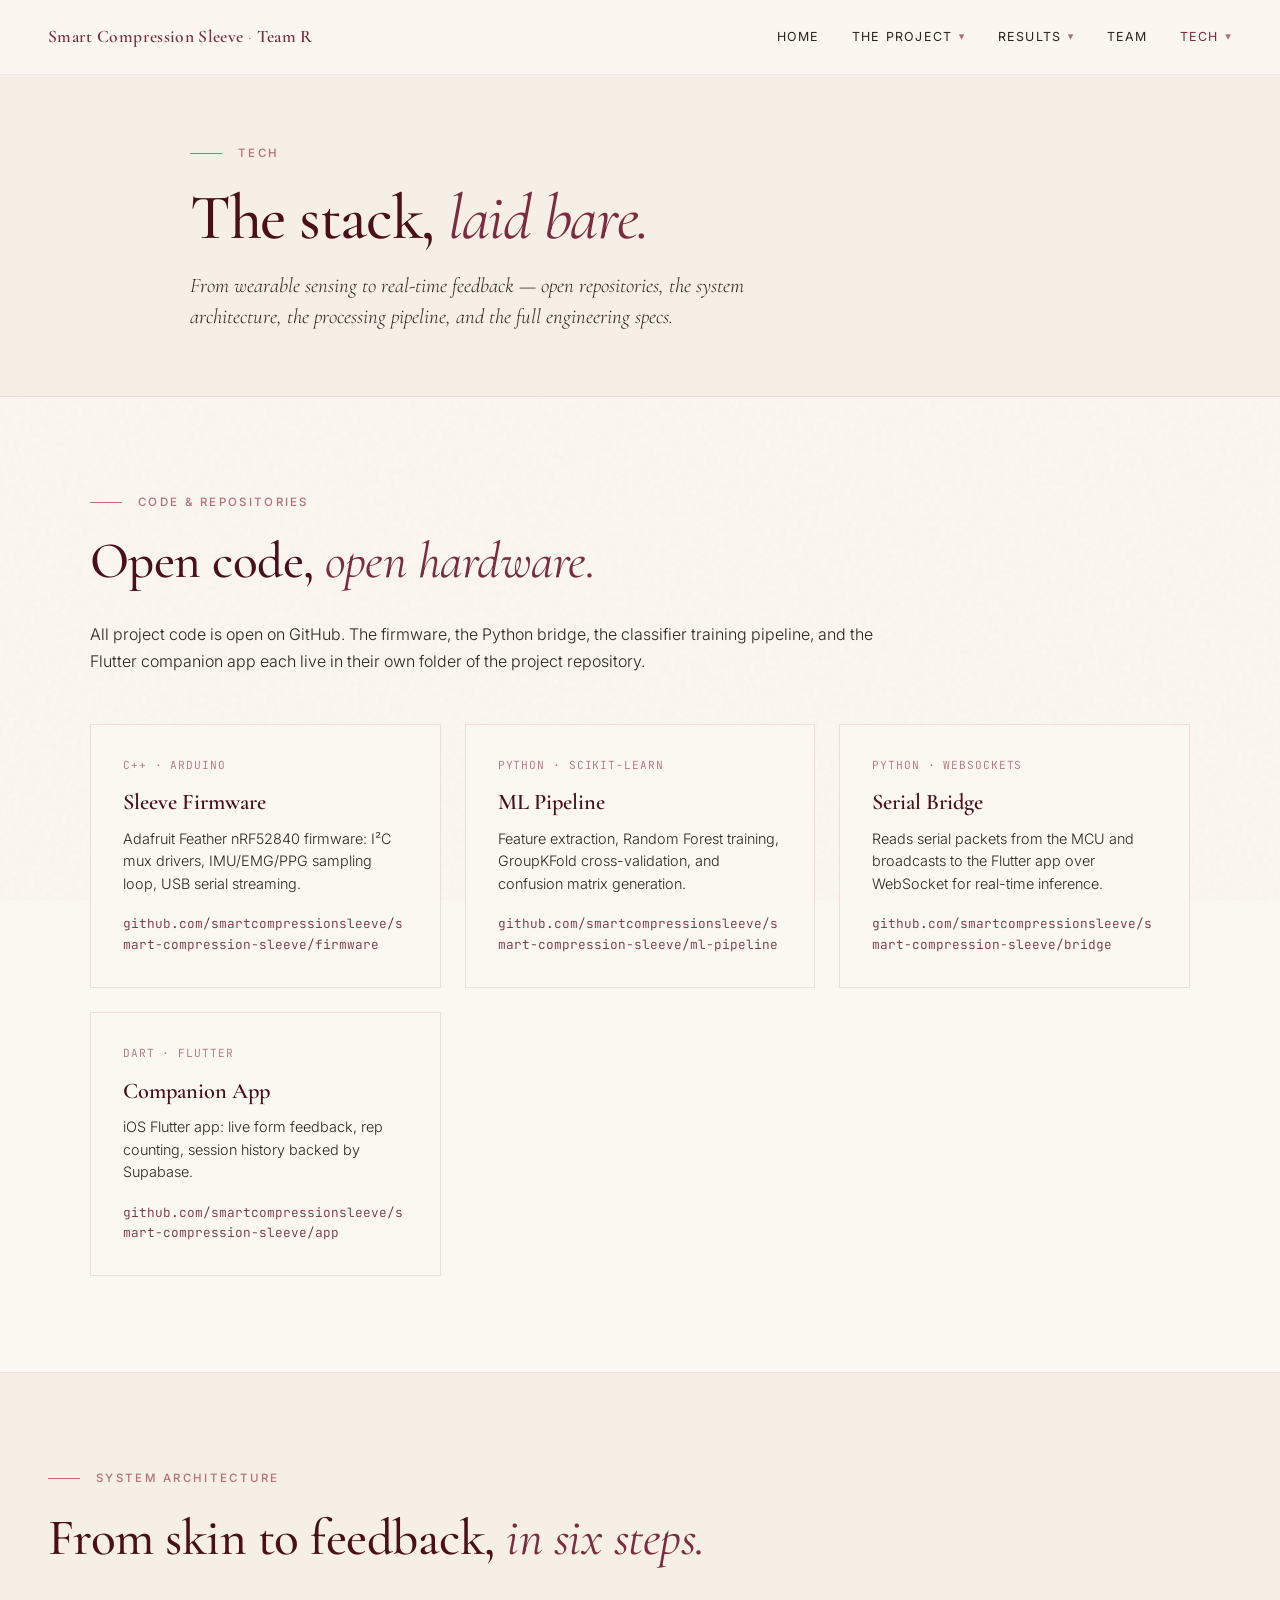
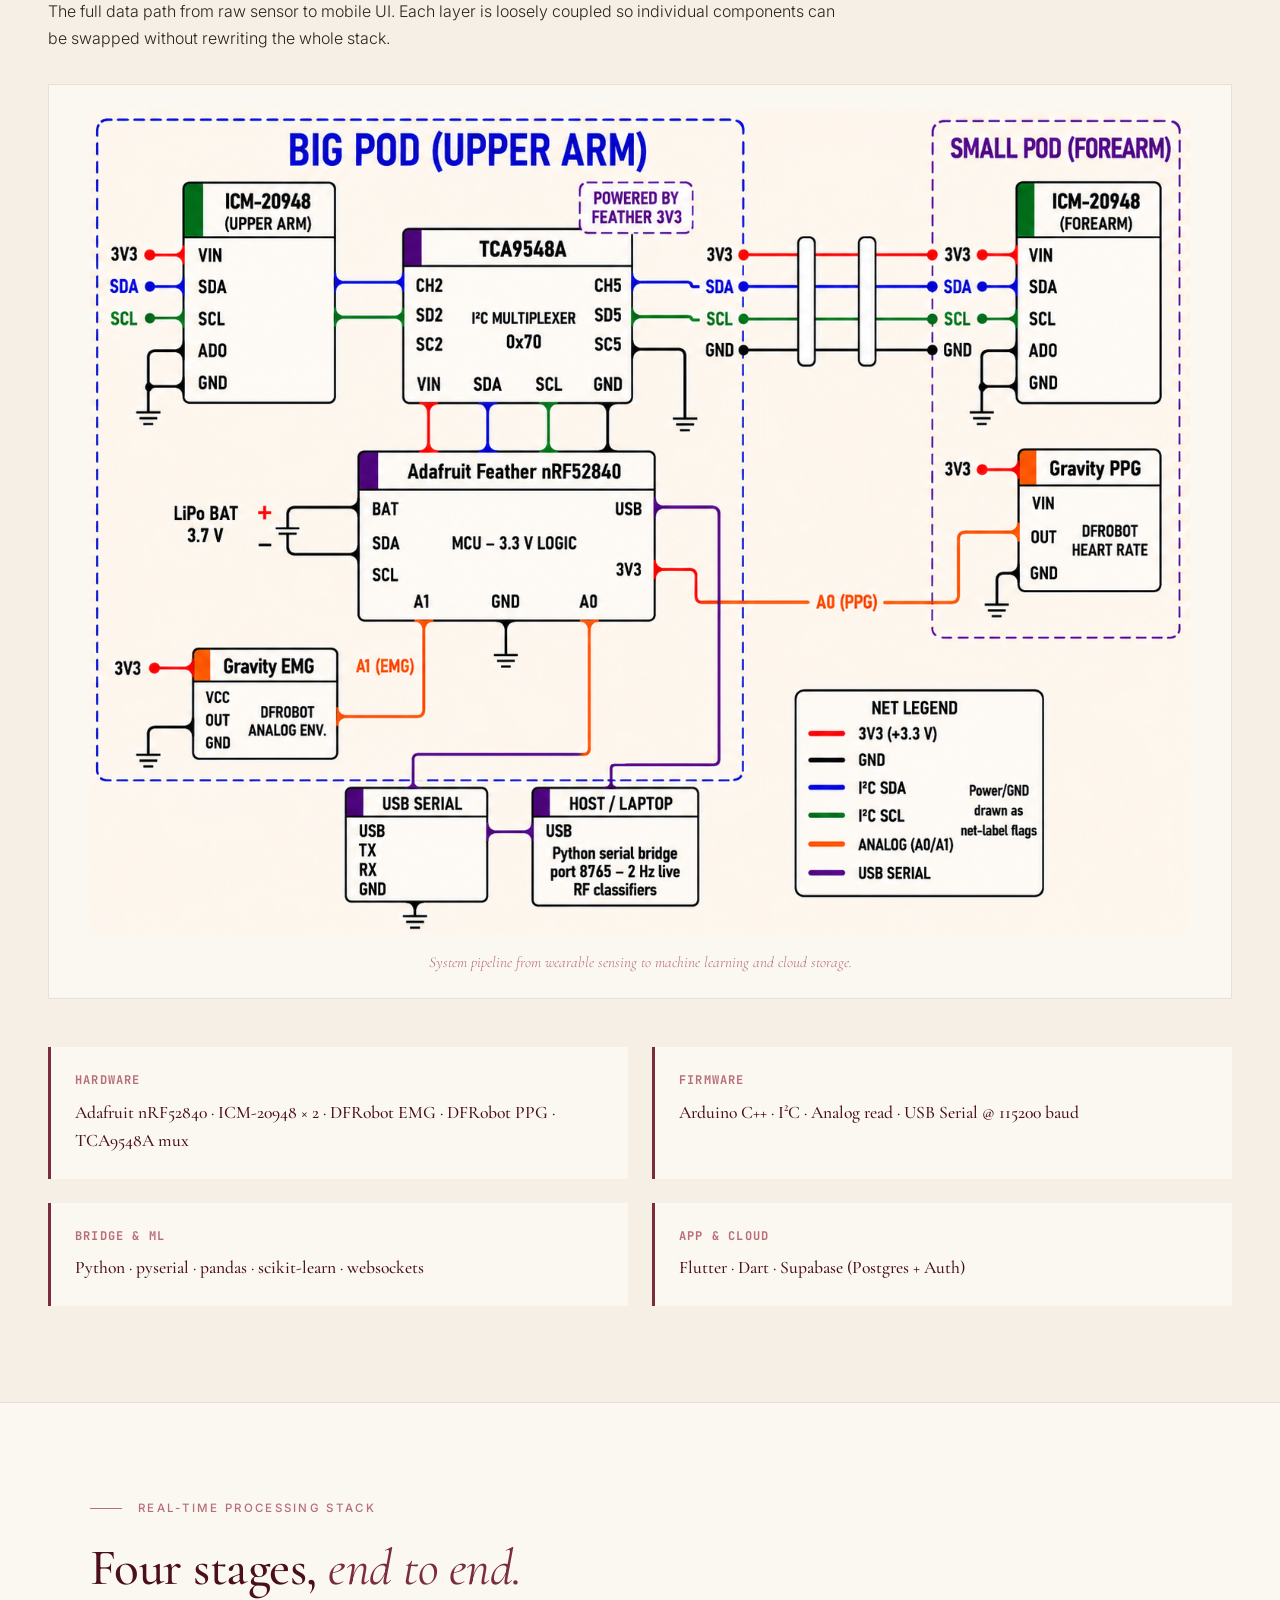
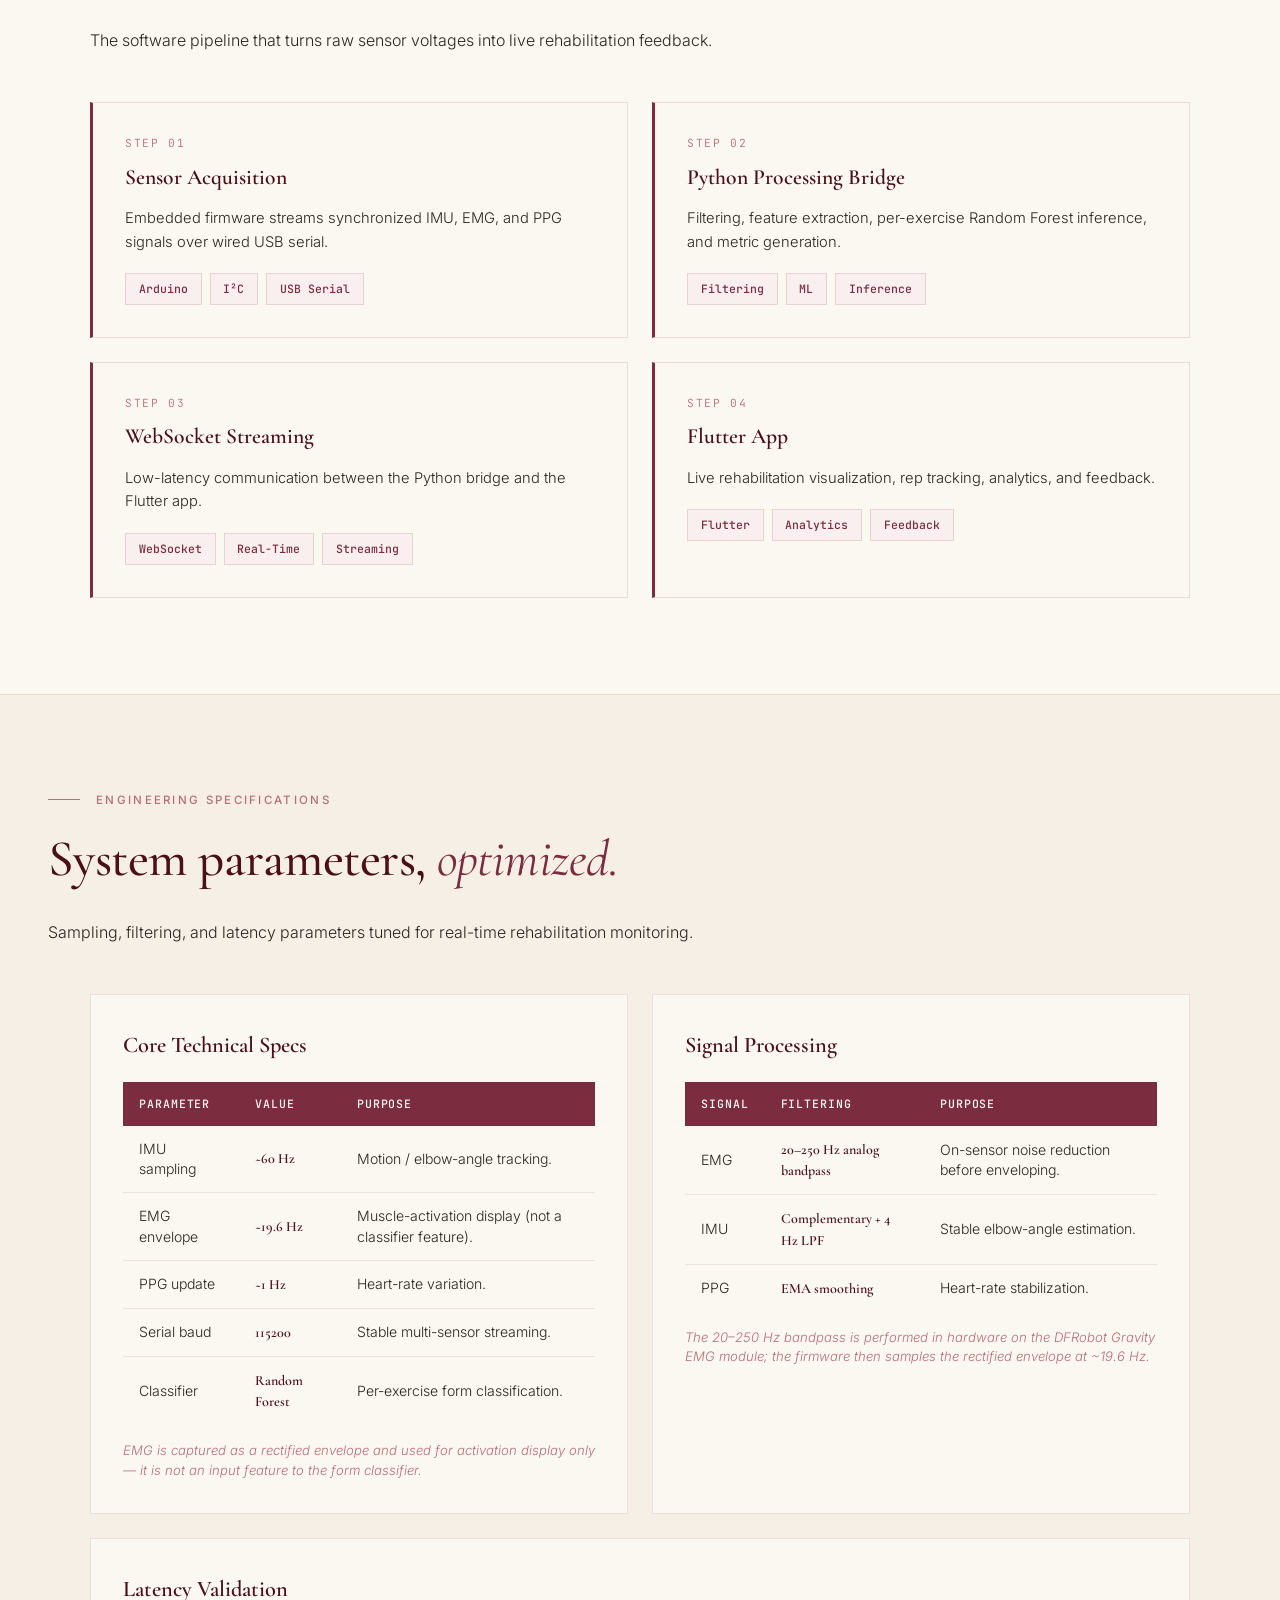
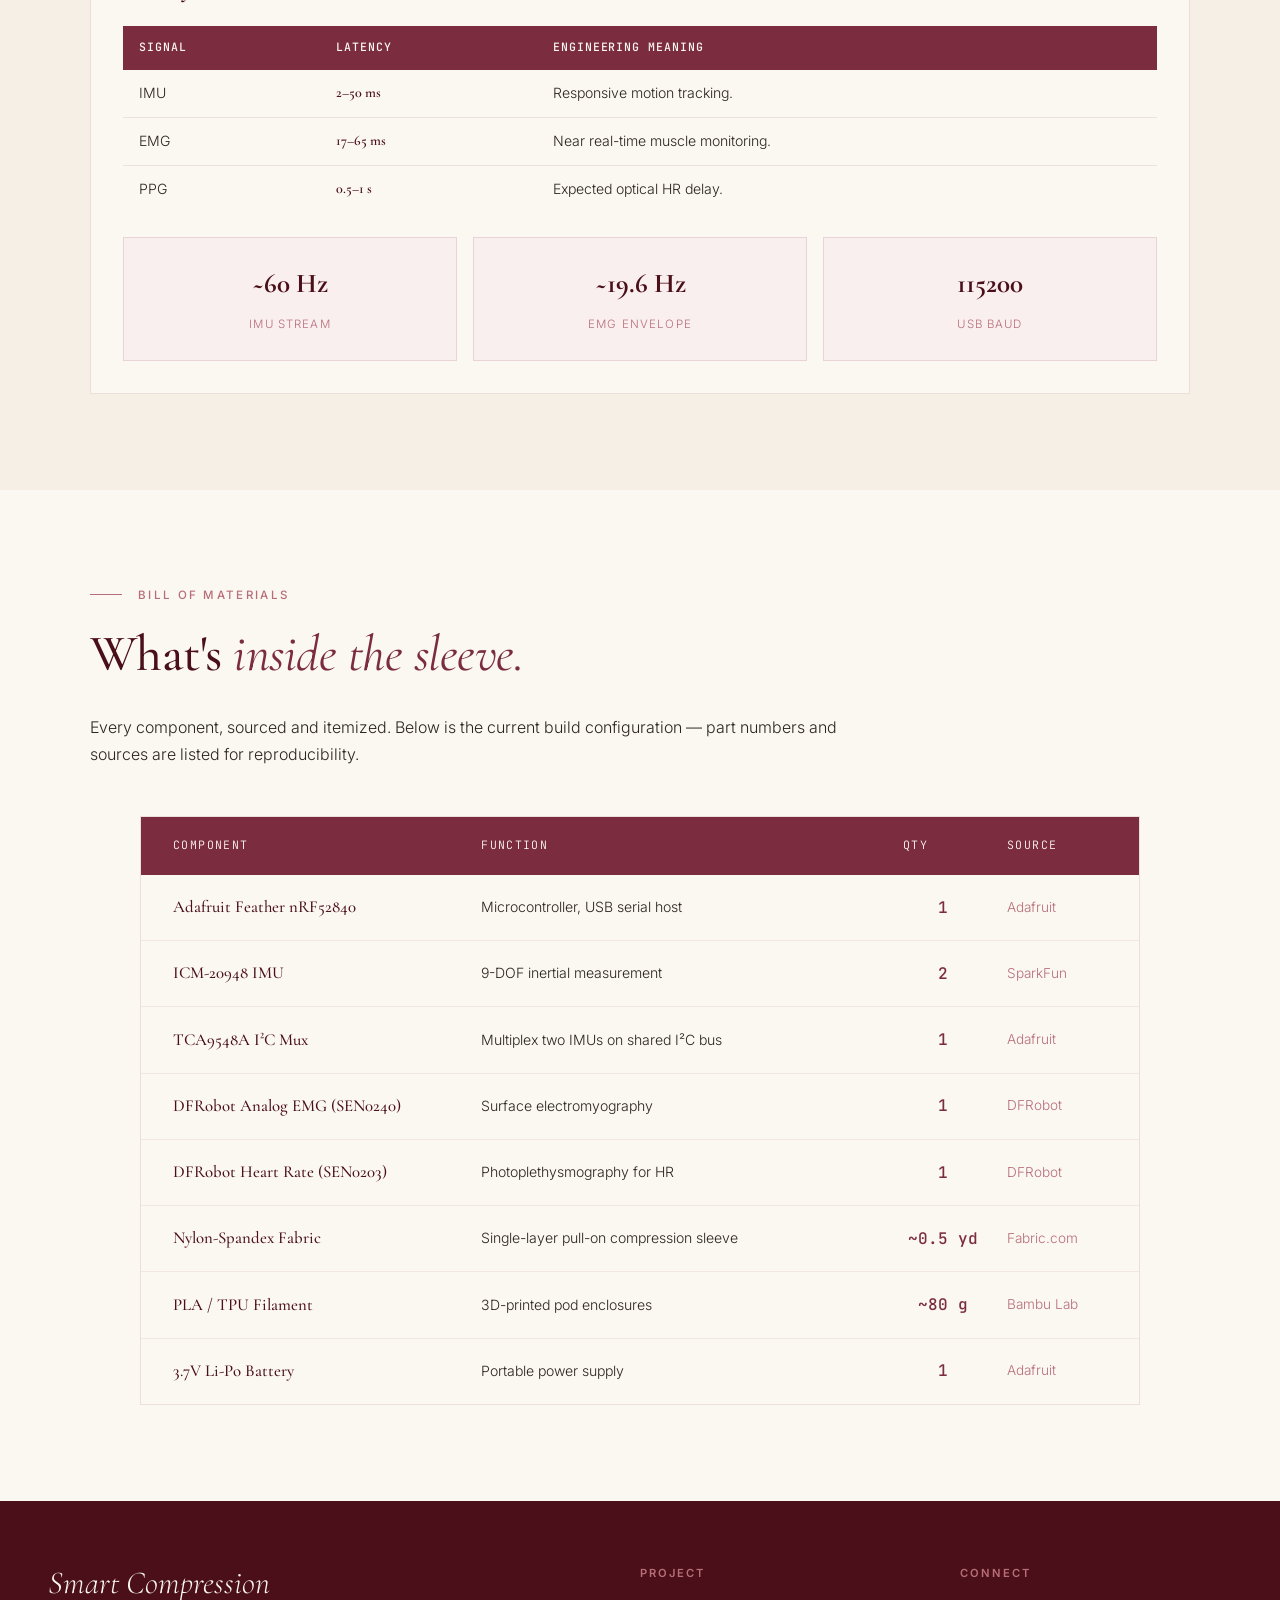
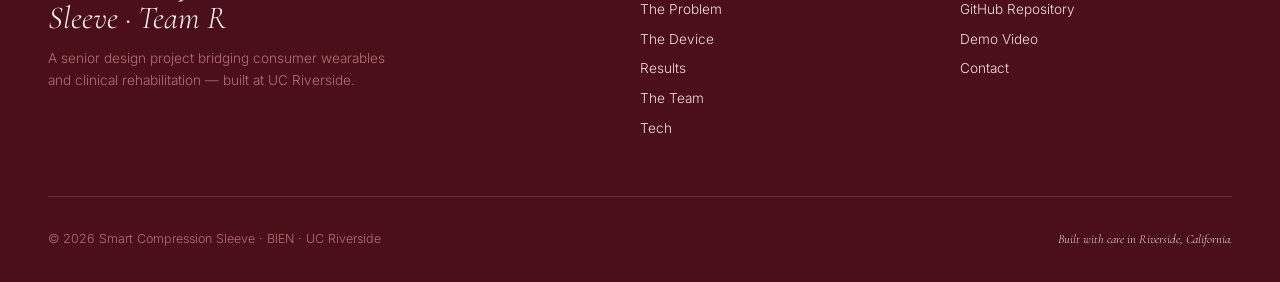
<file: tech.html>
<!DOCTYPE html>
<html lang="en">
<head>
<meta charset="UTF-8" />
<meta name="viewport" content="width=device-width, initial-scale=1.0" />
<title>Tech — Smart Compression Sleeve</title>
<link rel="preconnect" href="https://fonts.googleapis.com">
<link rel="preconnect" href="https://fonts.gstatic.com" crossorigin>
<link href="https://fonts.googleapis.com/css2?family=Cormorant+Garamond:ital,wght@0,400;0,500;0,600;0,700;1,400;1,500&family=Inter:wght@300;400;500;600&family=JetBrains+Mono:wght@400;500&display=swap" rel="stylesheet">
<link rel="stylesheet" href="styles.css">
<style>
  /* Code repos section */
  .repos { max-width: 1100px; margin: 0 auto; }

  .repo-grid {
    display: grid;
    grid-template-columns: repeat(auto-fit, minmax(280px, 1fr));
    gap: 1.5rem;
    margin-top: 3rem;
  }

  .repo-card {
    background: var(--cream);
    border: 1px solid rgba(123, 45, 63, 0.12);
    padding: 2rem;
    text-decoration: none;
    color: var(--charcoal);
    display: flex;
    flex-direction: column;
    transition: all 0.3s ease;
  }

  .repo-card:hover {
    transform: translateY(-3px);
    border-color: var(--burgundy);
    box-shadow: 0 15px 35px -10px rgba(74, 15, 24, 0.18);
  }

  .repo-card .lang {
    font-family: 'JetBrains Mono', monospace;
    font-size: 0.7rem;
    color: var(--rose);
    letter-spacing: 0.08em;
    text-transform: uppercase;
    margin-bottom: 0.6rem;
  }

  .repo-card h4 {
    font-family: var(--serif);
    font-size: 1.4rem;
    font-weight: 600;
    color: var(--burgundy-deep);
    margin-bottom: 0.5rem;
  }

  .repo-card p {
    font-size: 0.9rem;
    color: var(--charcoal);
    line-height: 1.55;
    flex: 1;
    margin-bottom: 1.2rem;
  }

  .repo-card .link {
    font-family: 'JetBrains Mono', monospace;
    font-size: 0.8rem;
    color: var(--burgundy);
    word-break: break-all;
  }

  /* Architecture section */
  .architecture {
    background: var(--cream-warm);
    border-top: 1px solid rgba(123, 45, 63, 0.1);
    border-bottom: 1px solid rgba(123, 45, 63, 0.1);
  }

  .arch-figure {
    background: var(--cream);
    border: 1px solid rgba(123, 45, 63, 0.12);
    margin-top: 2rem;
    padding: 1.5rem;
    display: block;
  }

  .arch-figure img {
    display: block;
    width: 100%;
    height: auto;
    max-width: 1100px;
    margin: 0 auto;
  }

  .arch-figure figcaption {
    margin-top: 1rem;
    text-align: center;
    font-family: var(--serif);
    font-style: italic;
    font-size: 0.95rem;
    color: var(--rose);
  }

  .stack-list {
    margin-top: 3rem;
    display: grid;
    grid-template-columns: repeat(2, 1fr);
    gap: 1.5rem;
  }

  .stack-item {
    background: var(--cream);
    padding: 1.5rem;
    border-left: 3px solid var(--burgundy);
  }

  .stack-item h5 {
    font-family: 'JetBrains Mono', monospace;
    font-size: 0.75rem;
    letter-spacing: 0.1em;
    text-transform: uppercase;
    color: var(--rose);
    margin-bottom: 0.5rem;
  }

  .stack-item p {
    font-family: var(--serif);
    font-size: 1.1rem;
    color: var(--burgundy-deep);
    font-weight: 500;
  }

  /* Processing stack steps */
  .process-grid {
    margin-top: 3rem;
    display: grid;
    grid-template-columns: repeat(2, 1fr);
    gap: 1.5rem;
  }

  .process-card {
    background: var(--cream);
    border: 1px solid rgba(123, 45, 63, 0.12);
    border-left: 3px solid var(--burgundy);
    padding: 2rem;
    transition: all 0.3s ease;
  }

  .process-card:hover {
    transform: translateY(-3px);
    box-shadow: 0 15px 35px -10px rgba(74, 15, 24, 0.18);
  }

  .process-card.featured {
    border-left: 3px solid var(--burgundy);
  }

  .process-step {
    font-family: 'JetBrains Mono', monospace;
    font-size: 0.7rem;
    letter-spacing: 0.15em;
    text-transform: uppercase;
    color: var(--rose);
    margin-bottom: 0.4rem;
    display: block;
  }

  .process-card h4 {
    font-family: var(--serif);
    font-size: 1.35rem;
    font-weight: 600;
    color: var(--burgundy-deep);
    margin-bottom: 0.8rem;
  }

  .process-card p {
    font-size: 0.92rem;
    color: var(--charcoal);
    line-height: 1.6;
    margin-bottom: 1.2rem;
  }

  .process-tags {
    display: flex;
    flex-wrap: wrap;
    gap: 0.5rem;
  }

  .process-tags span {
    padding: 0.35rem 0.8rem;
    background: var(--blush-soft);
    border: 1px solid rgba(123, 45, 63, 0.15);
    font-size: 0.72rem;
    font-weight: 500;
    color: var(--burgundy);
    font-family: 'JetBrains Mono', monospace;
  }

  /* Specs tables */
  .specs {
    background: var(--cream-warm);
    border-top: 1px solid rgba(123, 45, 63, 0.1);
  }

  .spec-grid {
    max-width: 1100px;
    margin: 3rem auto 0;
    display: grid;
    grid-template-columns: 1fr 1fr;
    gap: 1.5rem;
  }

  .spec-panel {
    background: var(--cream);
    border: 1px solid rgba(123, 45, 63, 0.12);
    padding: 2rem;
  }

  .spec-panel.full { grid-column: 1 / -1; }

  .spec-panel h4 {
    font-family: var(--serif);
    font-size: 1.4rem;
    font-weight: 600;
    color: var(--burgundy-deep);
    margin-bottom: 1.2rem;
  }

  .spec-table {
    width: 100%;
    border-collapse: collapse;
  }

  .spec-table th {
    background: var(--burgundy);
    color: var(--cream);
    text-align: left;
    padding: 0.8rem 1rem;
    font-family: 'JetBrains Mono', monospace;
    font-size: 0.72rem;
    letter-spacing: 0.08em;
    text-transform: uppercase;
    font-weight: 500;
  }

  .spec-table td {
    padding: 0.8rem 1rem;
    border-bottom: 1px solid rgba(123, 45, 63, 0.1);
    font-size: 0.88rem;
    line-height: 1.45;
    color: var(--charcoal);
  }

  .spec-table tbody tr:last-child td { border-bottom: none; }

  .spec-table td strong {
    font-family: var(--serif);
    font-weight: 600;
    color: var(--burgundy-deep);
  }

  .spec-note {
    margin-top: 1rem;
    font-size: 0.82rem;
    font-style: italic;
    color: var(--rose);
    line-height: 1.5;
  }

  .mini-metrics {
    display: grid;
    grid-template-columns: repeat(3, 1fr);
    gap: 1rem;
    margin-top: 1.5rem;
  }

  .metric {
    background: var(--blush-soft);
    border: 1px solid rgba(123, 45, 63, 0.14);
    padding: 1.5rem;
    text-align: center;
  }

  .metric strong {
    display: block;
    font-family: var(--serif);
    color: var(--burgundy-deep);
    font-size: 1.7rem;
    margin-bottom: 0.3rem;
  }

  .metric span {
    font-size: 0.72rem;
    letter-spacing: 0.1em;
    text-transform: uppercase;
    color: var(--rose);
  }

  /* Hardware BOM */
  .hardware-table {
    max-width: 1000px;
    margin: 3rem auto 0;
    background: var(--cream);
    border: 1px solid rgba(123, 45, 63, 0.12);
  }

  .bom-row {
    display: grid;
    grid-template-columns: 1fr 1.4fr 80px 100px;
    gap: 1.5rem;
    padding: 1.2rem 2rem;
    align-items: center;
    border-bottom: 1px solid rgba(123, 45, 63, 0.08);
  }

  .bom-row:last-child { border-bottom: none; }

  .bom-row.header {
    background: var(--burgundy);
    color: var(--cream);
    font-family: 'JetBrains Mono', monospace;
    font-size: 0.72rem;
    letter-spacing: 0.12em;
    text-transform: uppercase;
  }

  .bom-row.header > div { color: var(--cream); }

  .bom-row .name {
    font-family: var(--serif);
    font-size: 1.05rem;
    font-weight: 500;
    color: var(--burgundy-deep);
  }

  .bom-row .role { font-size: 0.88rem; color: var(--charcoal); }

  .bom-row .qty {
    font-family: 'JetBrains Mono', monospace;
    color: var(--burgundy);
    font-weight: 500;
    text-align: center;
  }

  .bom-row .source { font-size: 0.85rem; color: var(--rose); }

  @media (max-width: 900px) {
    .process-grid, .spec-grid { grid-template-columns: 1fr; }
  }

  @media (max-width: 700px) {
    .stack-list { grid-template-columns: 1fr; }
    .mini-metrics { grid-template-columns: 1fr; }
    .bom-row {
      grid-template-columns: 1fr;
      gap: 0.4rem;
      padding: 1rem 1.5rem;
    }
    .bom-row.header { display: none; }
    .bom-row .qty, .bom-row .source { text-align: left; }
    .bom-row .qty::before { content: 'Qty: '; color: var(--rose); }
    .bom-row .source::before { content: 'Source: '; color: var(--burgundy); font-weight: 500; }
  }
</style>
</head>
<body>

<nav class="site-nav">
  <a href="index.html" class="brand">Smart Compression Sleeve <span>·</span> Team R</a>
  <button class="hamburger" aria-label="Toggle menu"><span></span><span></span><span></span></button>
  <ul class="nav-links">
    <li><a href="index.html">Home</a></li>
    <li class="has-dropdown">
      <a href="solution.html">The Project</a>
      <ul class="dropdown">
        <li><a href="problem.html">The Problem<small>The unmet need</small></a></li>
        <li><a href="solution.html">The Device<small>Sensors & form factor</small></a></li>
        <li><a href="gallery.html">Gallery<small>Build photos & demos</small></a></li>
      </ul>
    </li>
    <li class="has-dropdown">
      <a href="results.html">Results</a>
      <ul class="dropdown">
        <li><a href="results.html#validation">Sensor Validation<small>IMU, EMG, PPG traces</small></a></li>
        <li><a href="results.html#classifier">Classifier<small>96.6% accuracy + matrix</small></a></li>
      </ul>
    </li>
    <li><a href="team.html">Team</a></li>
    <li class="has-dropdown active">
      <a href="tech.html">Tech</a>
      <ul class="dropdown">
        <li><a href="#code">Code & Repos<small>GitHub links</small></a></li>
        <li><a href="#architecture">Architecture<small>System diagram</small></a></li>
        <li><a href="#processing">Processing Stack<small>Real-time pipeline</small></a></li>
        <li><a href="#specs">Specifications<small>Engineering specs</small></a></li>
        <li><a href="#hardware">Hardware<small>Bill of materials</small></a></li>
      </ul>
    </li>
  </ul>
</nav>

<section class="page-hero">
  <div class="page-hero-inner">
    <div class="section-label">Tech</div>
    <h1 class="fade-up">The stack, <em>laid bare.</em></h1>
    <p class="fade-up" style="animation-delay: 0.15s;">
      From wearable sensing to real-time feedback — open repositories, the system
      architecture, the processing pipeline, and the full engineering specs.
    </p>
  </div>
</section>

<!-- CODE REPOS -->
<section id="code">
  <div class="repos">
    <div class="section-label">Code & Repositories</div>
    <h2 class="section-title">Open code, <em>open hardware.</em></h2>
    <p style="font-size: 1rem; line-height: 1.7; color: var(--charcoal); max-width: 50rem;">
      All project code is open on GitHub. The firmware, the Python bridge, the classifier
      training pipeline, and the Flutter companion app each live in their own folder of
      the project repository.
    </p>

    <div class="repo-grid">
      <a href="https://github.com/smartcompressionsleeve/smart-compression-sleeve/tree/main/firmware" target="_blank" rel="noopener noreferrer" class="repo-card">
        <div class="lang">C++ · Arduino</div>
        <h4>Sleeve Firmware</h4>
        <p>Adafruit Feather nRF52840 firmware: I²C mux drivers, IMU/EMG/PPG sampling loop, USB serial streaming.</p>
        <div class="link">github.com/smartcompressionsleeve/smart-compression-sleeve/firmware</div>
      </a>

      <a href="https://github.com/smartcompressionsleeve/smart-compression-sleeve/tree/main/ml-pipeline" target="_blank" rel="noopener noreferrer" class="repo-card">
        <div class="lang">Python · scikit-learn</div>
        <h4>ML Pipeline</h4>
        <p>Feature extraction, Random Forest training, GroupKFold cross-validation, and confusion matrix generation.</p>
        <div class="link">github.com/smartcompressionsleeve/smart-compression-sleeve/ml-pipeline</div>
      </a>

      <a href="https://github.com/smartcompressionsleeve/smart-compression-sleeve/tree/main/bridge" target="_blank" rel="noopener noreferrer" class="repo-card">
        <div class="lang">Python · WebSockets</div>
        <h4>Serial Bridge</h4>
        <p>Reads serial packets from the MCU and broadcasts to the Flutter app over WebSocket for real-time inference.</p>
        <div class="link">github.com/smartcompressionsleeve/smart-compression-sleeve/bridge</div>
      </a>

      <a href="https://github.com/smartcompressionsleeve/smart-compression-sleeve/tree/main/app" target="_blank" rel="noopener noreferrer" class="repo-card">
        <div class="lang">Dart · Flutter</div>
        <h4>Companion App</h4>
        <p>iOS Flutter app: live form feedback, rep counting, session history backed by Supabase.</p>
        <div class="link">github.com/smartcompressionsleeve/smart-compression-sleeve/app</div>
      </a>
    </div>
  </div>
</section>

<!-- ARCHITECTURE -->
<section id="architecture" class="architecture">
  <div style="max-width: 1200px; margin: 0 auto;">
    <div class="section-label">System Architecture</div>
    <h2 class="section-title">From skin to feedback, <em>in six steps.</em></h2>
    <p style="font-size: 1rem; line-height: 1.7; color: var(--charcoal); max-width: 50rem;">
      The full data path from raw sensor to mobile UI. Each layer is loosely coupled
      so individual components can be swapped without rewriting the whole stack.
    </p>

    <figure class="arch-figure">
      <img src="system_architecture.png"
           alt="System architecture: dual ICM-20948 IMUs on a TCA9548A I²C multiplexer (CH2 upper arm, CH5 forearm), DFRobot Gravity EMG on analog pin A1, DFRobot Gravity PPG on analog pin A0, all read by an Adafruit Feather nRF52840 and streamed over USB serial to a Python bridge running per-exercise Random Forest classifiers." />
      <figcaption>System pipeline from wearable sensing to machine learning and cloud storage.</figcaption>
    </figure>

    <div class="stack-list">
      <div class="stack-item">
        <h5>Hardware</h5>
        <p>Adafruit nRF52840 · ICM-20948 × 2 · DFRobot EMG · DFRobot PPG · TCA9548A mux</p>
      </div>
      <div class="stack-item">
        <h5>Firmware</h5>
        <p>Arduino C++ · I²C · Analog read · USB Serial @ 115200 baud</p>
      </div>
      <div class="stack-item">
        <h5>Bridge & ML</h5>
        <p>Python · pyserial · pandas · scikit-learn · websockets</p>
      </div>
      <div class="stack-item">
        <h5>App & Cloud</h5>
        <p>Flutter · Dart · Supabase (Postgres + Auth)</p>
      </div>
    </div>
  </div>
</section>

<!-- PROCESSING STACK -->
<section id="processing">
  <div style="max-width: 1100px; margin: 0 auto;">
    <div class="section-label">Real-Time Processing Stack</div>
    <h2 class="section-title">Four stages, <em>end to end.</em></h2>
    <p style="font-size: 1rem; line-height: 1.7; color: var(--charcoal); max-width: 50rem;">
      The software pipeline that turns raw sensor voltages into live rehabilitation feedback.
    </p>

    <div class="process-grid">
      <div class="process-card">
        <span class="process-step">Step 01</span>
        <h4>Sensor Acquisition</h4>
        <p>Embedded firmware streams synchronized IMU, EMG, and PPG signals over wired USB serial.</p>
        <div class="process-tags">
          <span>Arduino</span><span>I²C</span><span>USB Serial</span>
        </div>
      </div>

      <div class="process-card featured">
        <span class="process-step">Step 02</span>
        <h4>Python Processing Bridge</h4>
        <p>Filtering, feature extraction, per-exercise Random Forest inference, and metric generation.</p>
        <div class="process-tags">
          <span>Filtering</span><span>ML</span><span>Inference</span>
        </div>
      </div>

      <div class="process-card">
        <span class="process-step">Step 03</span>
        <h4>WebSocket Streaming</h4>
        <p>Low-latency communication between the Python bridge and the Flutter app.</p>
        <div class="process-tags">
          <span>WebSocket</span><span>Real-Time</span><span>Streaming</span>
        </div>
      </div>

      <div class="process-card">
        <span class="process-step">Step 04</span>
        <h4>Flutter App</h4>
        <p>Live rehabilitation visualization, rep tracking, analytics, and feedback.</p>
        <div class="process-tags">
          <span>Flutter</span><span>Analytics</span><span>Feedback</span>
        </div>
      </div>
    </div>
  </div>
</section>

<!-- ENGINEERING SPECS -->
<section id="specs" class="specs">
  <div style="max-width: 1200px; margin: 0 auto;">
    <div class="section-label">Engineering Specifications</div>
    <h2 class="section-title">System parameters, <em>optimized.</em></h2>
    <p style="font-size: 1rem; line-height: 1.7; color: var(--charcoal); max-width: 50rem;">
      Sampling, filtering, and latency parameters tuned for real-time rehabilitation monitoring.
    </p>

    <div class="spec-grid">
      <div class="spec-panel">
        <h4>Core Technical Specs</h4>
        <table class="spec-table">
          <thead>
            <tr><th>Parameter</th><th>Value</th><th>Purpose</th></tr>
          </thead>
          <tbody>
            <tr><td>IMU sampling</td><td><strong>~60 Hz</strong></td><td>Motion / elbow-angle tracking.</td></tr>
            <tr><td>EMG envelope</td><td><strong>~19.6 Hz</strong></td><td>Muscle-activation display (not a classifier feature).</td></tr>
            <tr><td>PPG update</td><td><strong>~1 Hz</strong></td><td>Heart-rate variation.</td></tr>
            <tr><td>Serial baud</td><td><strong>115200</strong></td><td>Stable multi-sensor streaming.</td></tr>
            <tr><td>Classifier</td><td><strong>Random Forest</strong></td><td>Per-exercise form classification.</td></tr>
          </tbody>
        </table>
        <p class="spec-note">EMG is captured as a rectified envelope and used for activation display only — it is not an input feature to the form classifier.</p>
      </div>

      <div class="spec-panel">
        <h4>Signal Processing</h4>
        <table class="spec-table">
          <thead>
            <tr><th>Signal</th><th>Filtering</th><th>Purpose</th></tr>
          </thead>
          <tbody>
            <tr><td>EMG</td><td><strong>20–250 Hz analog bandpass</strong></td><td>On-sensor noise reduction before enveloping.</td></tr>
            <tr><td>IMU</td><td><strong>Complementary + 4 Hz LPF</strong></td><td>Stable elbow-angle estimation.</td></tr>
            <tr><td>PPG</td><td><strong>EMA smoothing</strong></td><td>Heart-rate stabilization.</td></tr>
          </tbody>
        </table>
        <p class="spec-note">The 20–250 Hz bandpass is performed in hardware on the DFRobot Gravity EMG module; the firmware then samples the rectified envelope at ~19.6 Hz.</p>
      </div>

      <div class="spec-panel full">
        <h4>Latency Validation</h4>
        <table class="spec-table">
          <thead>
            <tr><th>Signal</th><th>Latency</th><th>Engineering Meaning</th></tr>
          </thead>
          <tbody>
            <tr><td>IMU</td><td><strong>2–50 ms</strong></td><td>Responsive motion tracking.</td></tr>
            <tr><td>EMG</td><td><strong>17–65 ms</strong></td><td>Near real-time muscle monitoring.</td></tr>
            <tr><td>PPG</td><td><strong>0.5–1 s</strong></td><td>Expected optical HR delay.</td></tr>
          </tbody>
        </table>

        <div class="mini-metrics">
          <div class="metric"><strong>~60 Hz</strong><span>IMU Stream</span></div>
          <div class="metric"><strong>~19.6 Hz</strong><span>EMG Envelope</span></div>
          <div class="metric"><strong>115200</strong><span>USB Baud</span></div>
        </div>
      </div>
    </div>
  </div>
</section>

<!-- HARDWARE BOM -->
<section id="hardware">
  <div style="max-width: 1100px; margin: 0 auto;">
    <div class="section-label">Bill of Materials</div>
    <h2 class="section-title">What's <em>inside the sleeve.</em></h2>
    <p style="font-size: 1rem; line-height: 1.7; color: var(--charcoal); max-width: 50rem;">
      Every component, sourced and itemized. Below is the current build configuration —
      part numbers and sources are listed for reproducibility.
    </p>

    <div class="hardware-table">
      <div class="bom-row header">
        <div>Component</div><div>Function</div><div>Qty</div><div>Source</div>
      </div>
      <div class="bom-row">
        <div class="name">Adafruit Feather nRF52840</div>
        <div class="role">Microcontroller, USB serial host</div>
        <div class="qty">1</div><div class="source">Adafruit</div>
      </div>
      <div class="bom-row">
        <div class="name">ICM-20948 IMU</div>
        <div class="role">9-DOF inertial measurement</div>
        <div class="qty">2</div><div class="source">SparkFun</div>
      </div>
      <div class="bom-row">
        <div class="name">TCA9548A I²C Mux</div>
        <div class="role">Multiplex two IMUs on shared I²C bus</div>
        <div class="qty">1</div><div class="source">Adafruit</div>
      </div>
      <div class="bom-row">
        <div class="name">DFRobot Analog EMG (SEN0240)</div>
        <div class="role">Surface electromyography</div>
        <div class="qty">1</div><div class="source">DFRobot</div>
      </div>
      <div class="bom-row">
        <div class="name">DFRobot Heart Rate (SEN0203)</div>
        <div class="role">Photoplethysmography for HR</div>
        <div class="qty">1</div><div class="source">DFRobot</div>
      </div>
      <div class="bom-row">
        <div class="name">Nylon-Spandex Fabric</div>
        <div class="role">Single-layer pull-on compression sleeve</div>
        <div class="qty">~0.5 yd</div><div class="source">Fabric.com</div>
      </div>
      <div class="bom-row">
        <div class="name">PLA / TPU Filament</div>
        <div class="role">3D-printed pod enclosures</div>
        <div class="qty">~80 g</div><div class="source">Bambu Lab</div>
      </div>
      <div class="bom-row">
        <div class="name">3.7V Li-Po Battery</div>
        <div class="role">Portable power supply</div>
        <div class="qty">1</div><div class="source">Adafruit</div>
      </div>
    </div>
  </div>
</section>

<footer>
  <div class="footer-content">
    <div>
      <div class="footer-brand">Smart Compression<br>Sleeve · Team R</div>
      <p class="footer-tagline">A senior design project bridging consumer wearables and clinical rehabilitation — built at UC Riverside.</p>
    </div>
    <div>
      <h5>Project</h5>
      <ul>
        <li><a href="problem.html">The Problem</a></li>
        <li><a href="solution.html">The Device</a></li>
        <li><a href="results.html">Results</a></li>
        <li><a href="team.html">The Team</a></li>
        <li><a href="tech.html">Tech</a></li>
      </ul>
    </div>
    <div>
      <h5>Connect</h5>
      <ul>
        <li><a href="https://github.com/smartcompressionsleeve/smart-compression-sleeve" target="_blank" rel="noopener noreferrer">GitHub Repository</a></li>
        <li><a href="#">Demo Video</a></li>
        <li><a href="#">Contact</a></li>
      </ul>
    </div>
  </div>
  <div class="footer-bottom">
    <div>© 2026 Smart Compression Sleeve · BIEN · UC Riverside</div>
    <div><em>Built with care in Riverside, California.</em></div>
  </div>
</footer>

<script src="nav.js"></script>
</body>
</html>
</file>
<file: styles.css>
/* ============================================
   SHARED STYLES — Smart Compression Sleeve
   Used by every page on the site
   ============================================ */

:root {
  --burgundy: #7B2D3F;
  --burgundy-deep: #4A0F18;
  --blush: #F4E0E0;
  --blush-soft: #FAEFEF;
  --cream: #FBF7F1;
  --cream-warm: #F6EFE5;
  --rose: #B76E79;
  --charcoal: #2A2520;
  --serif: 'Cormorant Garamond', Georgia, serif;
  --sans: 'Inter', system-ui, sans-serif;
}

* { margin: 0; padding: 0; box-sizing: border-box; }
html { scroll-behavior: smooth; }

body {
  background: var(--cream);
  color: var(--charcoal);
  font-family: var(--sans);
  font-weight: 300;
  line-height: 1.6;
  overflow-x: hidden;
}

::selection { background: var(--burgundy); color: var(--cream); }

/* ============ Paper grain texture ============ */
body::before {
  content: '';
  position: fixed;
  inset: 0;
  pointer-events: none;
  z-index: 1;
  opacity: 0.4;
  mix-blend-mode: multiply;
  background-image: url("data:image/svg+xml,%3Csvg viewBox='0 0 200 200' xmlns='http://www.w3.org/2000/svg'%3E%3Cfilter id='n'%3E%3CfeTurbulence type='fractalNoise' baseFrequency='0.85' numOctaves='2' /%3E%3CfeColorMatrix values='0 0 0 0 0.48 0 0 0 0 0.18 0 0 0 0 0.25 0 0 0 0.08 0'/%3E%3C/filter%3E%3Crect width='100%25' height='100%25' filter='url(%23n)'/%3E%3C/svg%3E");
}

/* ============ NAV (with dropdowns) ============ */
nav.site-nav {
  position: fixed;
  top: 0; left: 0; right: 0;
  z-index: 100;
  padding: 1.2rem 3rem;
  display: flex;
  justify-content: space-between;
  align-items: center;
  background: rgba(251, 247, 241, 0.92);
  backdrop-filter: blur(12px);
  -webkit-backdrop-filter: blur(12px);
  border-bottom: 1px solid rgba(123, 45, 63, 0.08);
}
.site-nav .dropdown {
  z-index: 200;
}
.site-nav .brand {
  font-family: var(--serif);
  font-size: 1.1rem;
  font-weight: 600;
  color: var(--burgundy);
  letter-spacing: 0.02em;
  text-decoration: none;
}

.site-nav .brand span {
  font-style: italic;
  font-weight: 400;
  color: var(--rose);
}

.site-nav ul.nav-links {
  display: flex;
  list-style: none;
  gap: 2rem;
  align-items: center;
}

.site-nav ul.nav-links > li {
  position: relative;
}

.site-nav ul.nav-links > li > a {
  color: var(--charcoal);
  text-decoration: none;
  font-size: 0.78rem;
  font-weight: 400;
  letter-spacing: 0.1em;
  text-transform: uppercase;
  transition: color 0.25s ease;
  position: relative;
  padding: 0.5rem 0;
  display: inline-flex;
  align-items: center;
  gap: 0.4rem;
}

.site-nav ul.nav-links > li > a:hover,
.site-nav ul.nav-links > li.active > a {
  color: var(--burgundy);
}

/* Dropdown arrow indicator */
.site-nav .has-dropdown > a::after {
  content: '▾';
  font-size: 0.7rem;
  color: var(--rose);
  transition: transform 0.2s ease;
}

.site-nav .has-dropdown:hover > a::after,
.site-nav .has-dropdown:focus-within > a::after {
  transform: rotate(180deg);
}

/* The dropdown panel itself */
.site-nav .dropdown {
  position: absolute;
  top: 100%;
  left: 50%;
  transform: translateX(-50%) translateY(8px);
  min-width: 14rem;
  background: var(--cream);
  border: 1px solid rgba(123, 45, 63, 0.15);
  box-shadow: 0 20px 40px -15px rgba(74, 15, 24, 0.18);
  padding: 0.8rem 0;
  list-style: none;
  opacity: 0;
  visibility: hidden;
  transition: opacity 0.2s ease, transform 0.2s ease, visibility 0.2s;
  z-index: 200;
}

.site-nav .has-dropdown:hover .dropdown,
.site-nav .has-dropdown:focus-within .dropdown {
  opacity: 1;
  visibility: visible;
  transform: translateX(-50%) translateY(0);
}

.site-nav .dropdown a {
  display: block;
  padding: 0.7rem 1.5rem;
  color: var(--charcoal);
  text-decoration: none;
  font-size: 0.85rem;
  font-family: var(--serif);
  letter-spacing: 0.01em;
  transition: all 0.2s ease;
  border-left: 2px solid transparent;
}

.site-nav .dropdown a:hover {
  background: var(--blush-soft);
  color: var(--burgundy);
  border-left-color: var(--burgundy);
  padding-left: 1.8rem;
}

.site-nav .dropdown a small {
  display: block;
  font-family: var(--sans);
  font-size: 0.7rem;
  color: var(--rose);
  margin-top: 0.15rem;
  text-transform: uppercase;
  letter-spacing: 0.08em;
}

/* Mobile hamburger button */
.hamburger {
  display: none;
  background: none;
  border: none;
  cursor: pointer;
  padding: 0.5rem;
  width: 2.2rem;
  height: 2.2rem;
  flex-direction: column;
  justify-content: space-around;
  align-items: center;
}

.hamburger span {
  display: block;
  width: 100%;
  height: 1.5px;
  background: var(--burgundy);
  transition: transform 0.3s ease, opacity 0.3s ease;
}

.hamburger.open span:nth-child(1) { transform: translateY(8px) rotate(45deg); }
.hamburger.open span:nth-child(2) { opacity: 0; }
.hamburger.open span:nth-child(3) { transform: translateY(-8px) rotate(-45deg); }

@media (max-width: 900px) {
  .site-nav { padding: 1rem 1.5rem; }
  .hamburger { display: flex; }

  .site-nav ul.nav-links {
    position: absolute;
    top: 100%;
    left: 0;
    right: 0;
    flex-direction: column;
    background: var(--cream);
    padding: 1.5rem 2rem;
    gap: 0.5rem;
    border-bottom: 1px solid rgba(123, 45, 63, 0.15);
    box-shadow: 0 20px 40px -15px rgba(74, 15, 24, 0.18);
    transform: translateY(-110%);
    transition: transform 0.3s cubic-bezier(0.4, 0, 0.2, 1);
    align-items: stretch;
  }

  .site-nav ul.nav-links.open { transform: translateY(0); }

  .site-nav ul.nav-links > li > a {
    padding: 0.8rem 0;
    font-size: 0.85rem;
    border-bottom: 1px solid rgba(123, 45, 63, 0.08);
  }

  .site-nav .dropdown {
    position: static;
    transform: none;
    opacity: 1;
    visibility: visible;
    border: none;
    box-shadow: none;
    background: transparent;
    padding: 0.3rem 0 0.8rem 1rem;
    min-width: 0;
  }

  .site-nav .has-dropdown > a::after { transform: rotate(0); }

  .site-nav .dropdown a {
    padding: 0.4rem 0.8rem;
    font-size: 0.85rem;
  }

  .site-nav .dropdown a:hover {
    padding-left: 1.2rem;
  }
}

/* ============ Section base ============ */
section {
  padding: 6rem 3rem;
  position: relative;
  z-index: 2;
}

@media (max-width: 700px) {
  section { padding: 4rem 1.5rem; }
}

.section-label {
  display: flex;
  align-items: center;
  gap: 1rem;
  margin-bottom: 1.5rem;
  font-size: 0.72rem;
  letter-spacing: 0.2em;
  text-transform: uppercase;
  color: var(--rose);
  font-weight: 500;
}

.section-label::before {
  content: '';
  width: 2rem;
  height: 1px;
  background: var(--rose);
}

.section-title {
  font-family: var(--serif);
  font-size: clamp(2rem, 4vw, 3.5rem);
  font-weight: 500;
  color: var(--burgundy-deep);
  line-height: 1.05;
  margin-bottom: 2rem;
  letter-spacing: -0.01em;
}

.section-title em {
  font-style: italic;
  color: var(--burgundy);
  font-weight: 400;
}

/* ============ Buttons / CTAs ============ */
.btn-primary {
  display: inline-flex;
  align-items: center;
  gap: 0.8rem;
  padding: 1rem 2rem;
  background: var(--burgundy);
  color: var(--cream);
  text-decoration: none;
  font-size: 0.8rem;
  letter-spacing: 0.12em;
  text-transform: uppercase;
  font-weight: 500;
  border: 1px solid var(--burgundy);
  transition: all 0.3s ease;
  margin-right: 1rem;
}

.btn-primary:hover {
  background: var(--burgundy-deep);
  border-color: var(--burgundy-deep);
  transform: translateY(-2px);
}

.btn-secondary {
  display: inline-flex;
  align-items: center;
  gap: 0.8rem;
  padding: 1rem 2rem;
  background: transparent;
  color: var(--burgundy);
  text-decoration: none;
  font-size: 0.8rem;
  letter-spacing: 0.12em;
  text-transform: uppercase;
  font-weight: 500;
  border: 1px solid var(--burgundy);
  transition: all 0.3s ease;
}

.btn-secondary:hover {
  background: var(--burgundy);
  color: var(--cream);
}

/* "Learn more →" inline link */
.learn-more {
  display: inline-flex;
  align-items: center;
  gap: 0.5rem;
  margin-top: 1.5rem;
  font-size: 0.78rem;
  letter-spacing: 0.12em;
  text-transform: uppercase;
  color: var(--burgundy);
  text-decoration: none;
  border-bottom: 1px solid var(--burgundy);
  padding-bottom: 2px;
  font-weight: 500;
  transition: all 0.25s ease;
}

.learn-more:hover {
  color: var(--burgundy-deep);
  gap: 0.9rem;
}

/* ============ Footer ============ */
footer {
  background: var(--burgundy-deep);
  color: var(--blush);
  padding: 4rem 3rem 2rem;
  position: relative;
  z-index: 2;
}

.footer-content {
  max-width: 1200px;
  margin: 0 auto;
  display: grid;
  grid-template-columns: 2fr 1fr 1fr;
  gap: 3rem;
  margin-bottom: 3rem;
}

.footer-brand {
  font-family: var(--serif);
  font-style: italic;
  font-size: 2rem;
  color: var(--cream);
  line-height: 1.1;
  margin-bottom: 0.8rem;
}

.footer-tagline {
  font-size: 0.85rem;
  color: var(--rose);
  line-height: 1.6;
  max-width: 22rem;
}

footer h5 {
  font-size: 0.7rem;
  letter-spacing: 0.18em;
  text-transform: uppercase;
  color: var(--rose);
  margin-bottom: 1rem;
  font-weight: 600;
}

footer ul { list-style: none; }

footer li {
  margin-bottom: 0.5rem;
  font-size: 0.85rem;
}

footer a {
  color: var(--blush);
  text-decoration: none;
  transition: color 0.25s ease;
}

footer a:hover { color: var(--cream); }

.footer-bottom {
  max-width: 1200px;
  margin: 0 auto;
  padding-top: 2rem;
  border-top: 1px solid rgba(244, 224, 224, 0.15);
  display: flex;
  justify-content: space-between;
  align-items: center;
  font-size: 0.78rem;
  color: var(--rose);
}

.footer-bottom em {
  font-family: var(--serif);
  font-style: italic;
  color: var(--blush);
}

@media (max-width: 700px) {
  .footer-content { grid-template-columns: 1fr; gap: 2rem; }
  .footer-bottom { flex-direction: column; gap: 1rem; text-align: center; }
}

/* ============ Page hero (smaller than home hero) ============ */
.page-hero {
  padding: 9rem 3rem 4rem;
  background: var(--cream-warm);
  border-bottom: 1px solid rgba(123, 45, 63, 0.1);
  position: relative;
  z-index: 2;
}

.page-hero-inner {
  max-width: 900px;
  margin: 0 auto;
}

.page-hero h1 {
  font-family: var(--serif);
  font-size: clamp(2.5rem, 5vw, 4rem);
  font-weight: 500;
  line-height: 1;
  color: var(--burgundy-deep);
  margin-bottom: 1.2rem;
  letter-spacing: -0.02em;
}

.page-hero h1 em {
  font-style: italic;
  color: var(--burgundy);
  font-weight: 400;
}

.page-hero p {
  font-family: var(--serif);
  font-size: 1.3rem;
  font-style: italic;
  color: var(--charcoal);
  line-height: 1.5;
  max-width: 38rem;
}

/* ============ Ornament ============ */
.ornament {
  text-align: center;
  margin: 2rem auto;
  color: var(--rose);
  font-family: var(--serif);
  font-size: 1.5rem;
  letter-spacing: 1rem;
}

/* ============ Entrance animation ============ */
@keyframes fadeUp {
  from { opacity: 0; transform: translateY(20px); }
  to { opacity: 1; transform: translateY(0); }
}

.fade-up {
  animation: fadeUp 0.9s ease backwards;
}
</file>
